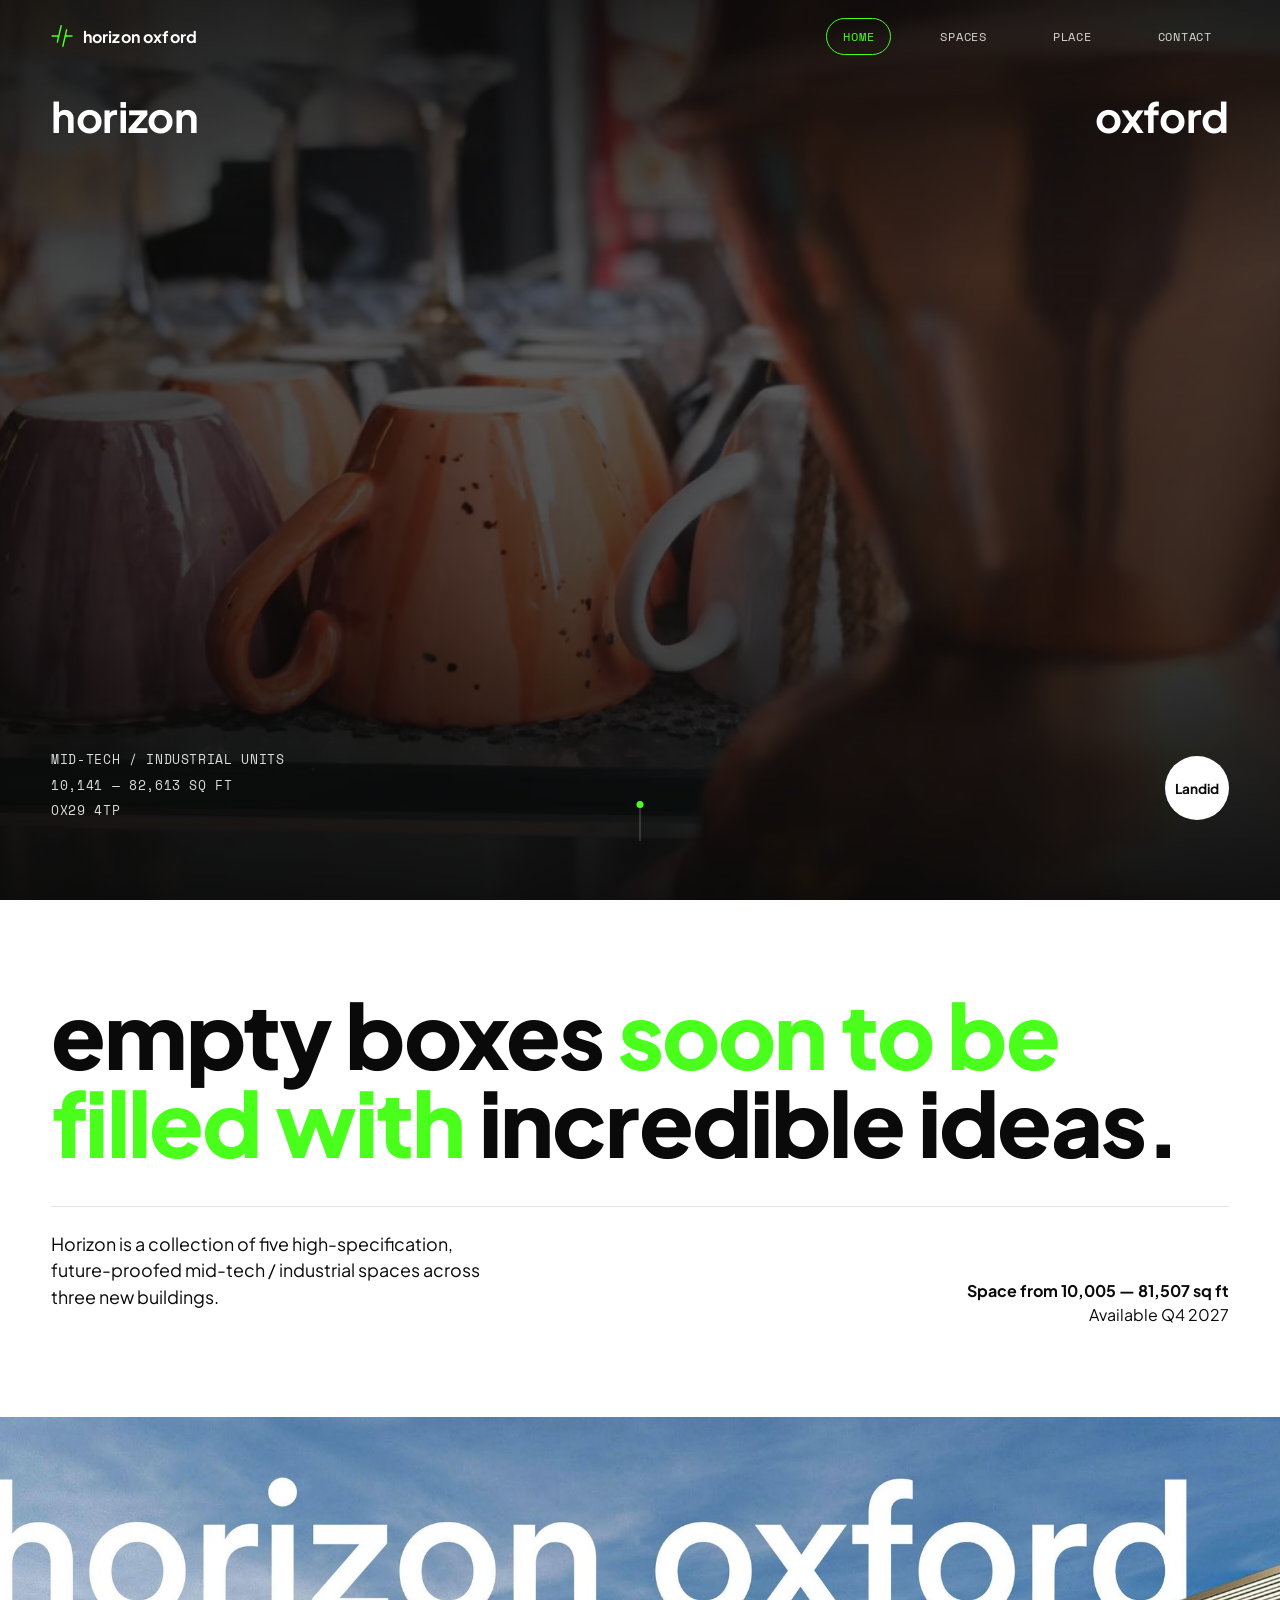
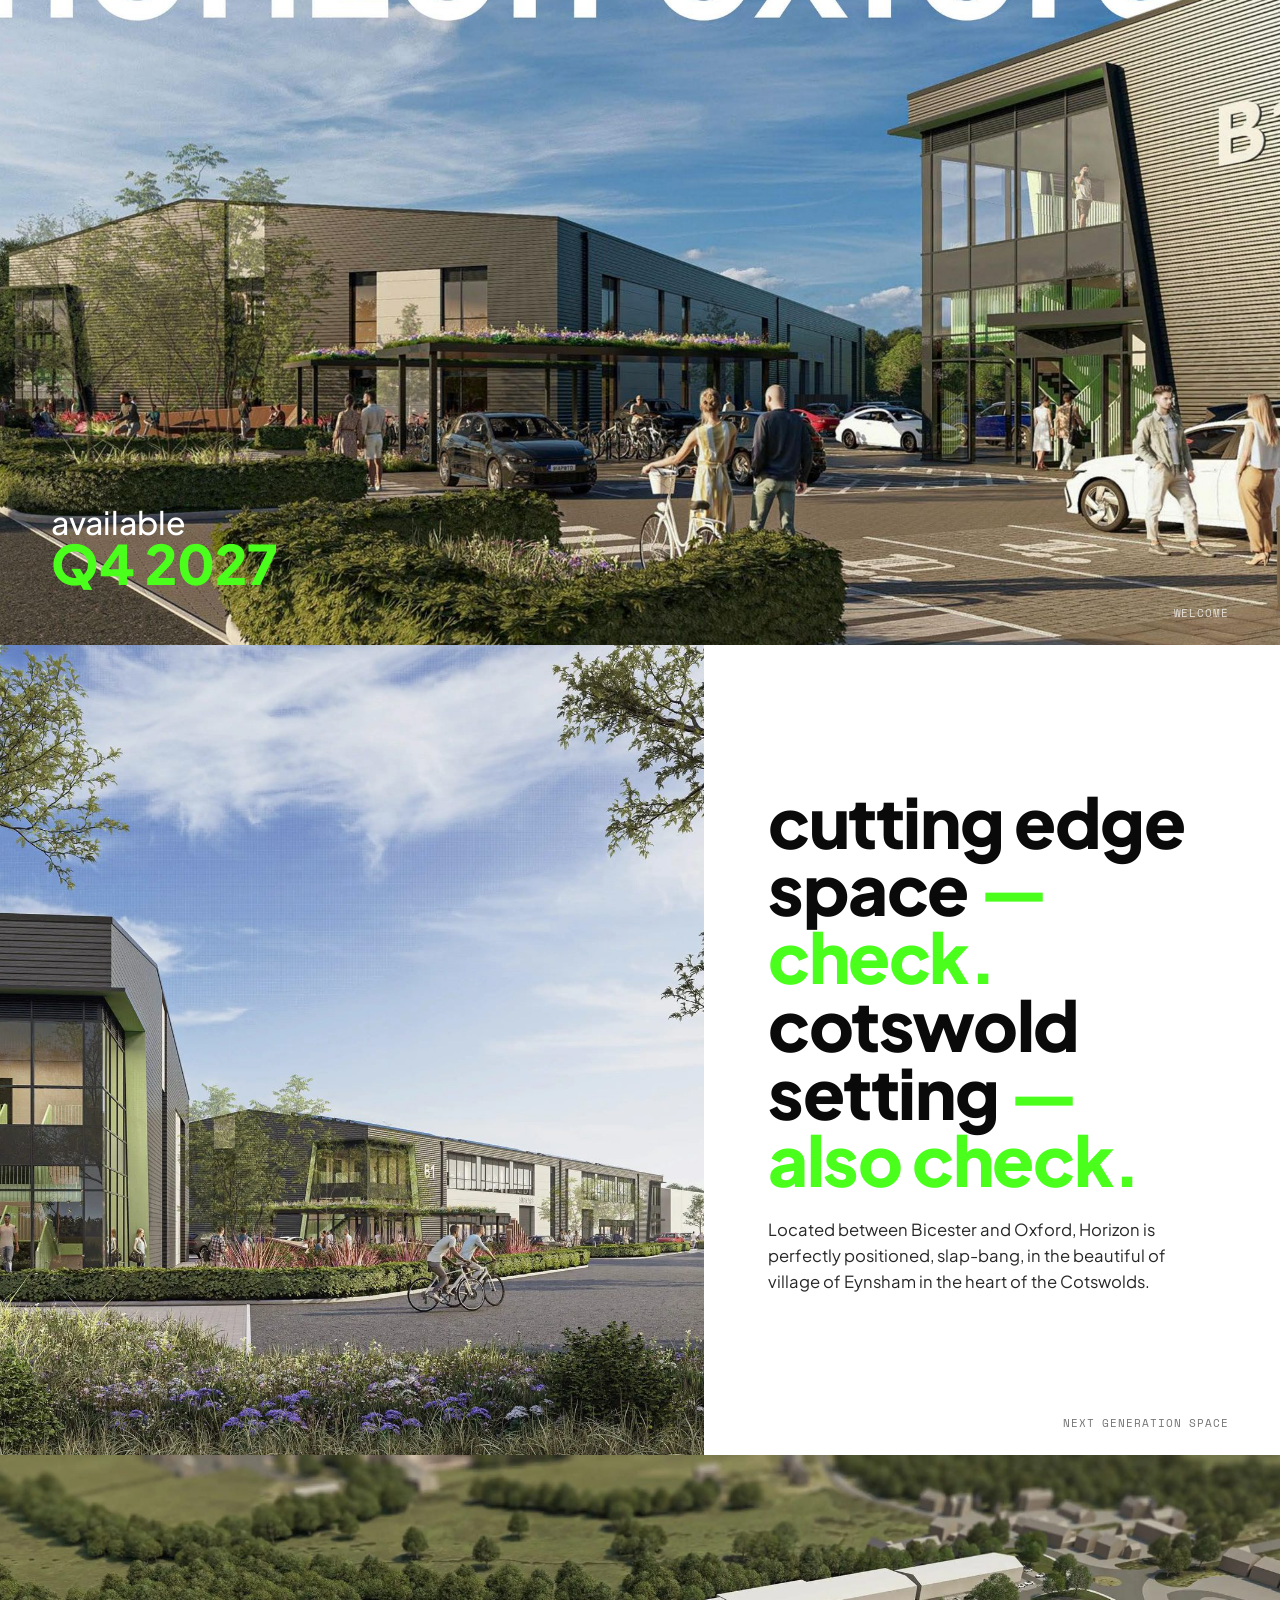
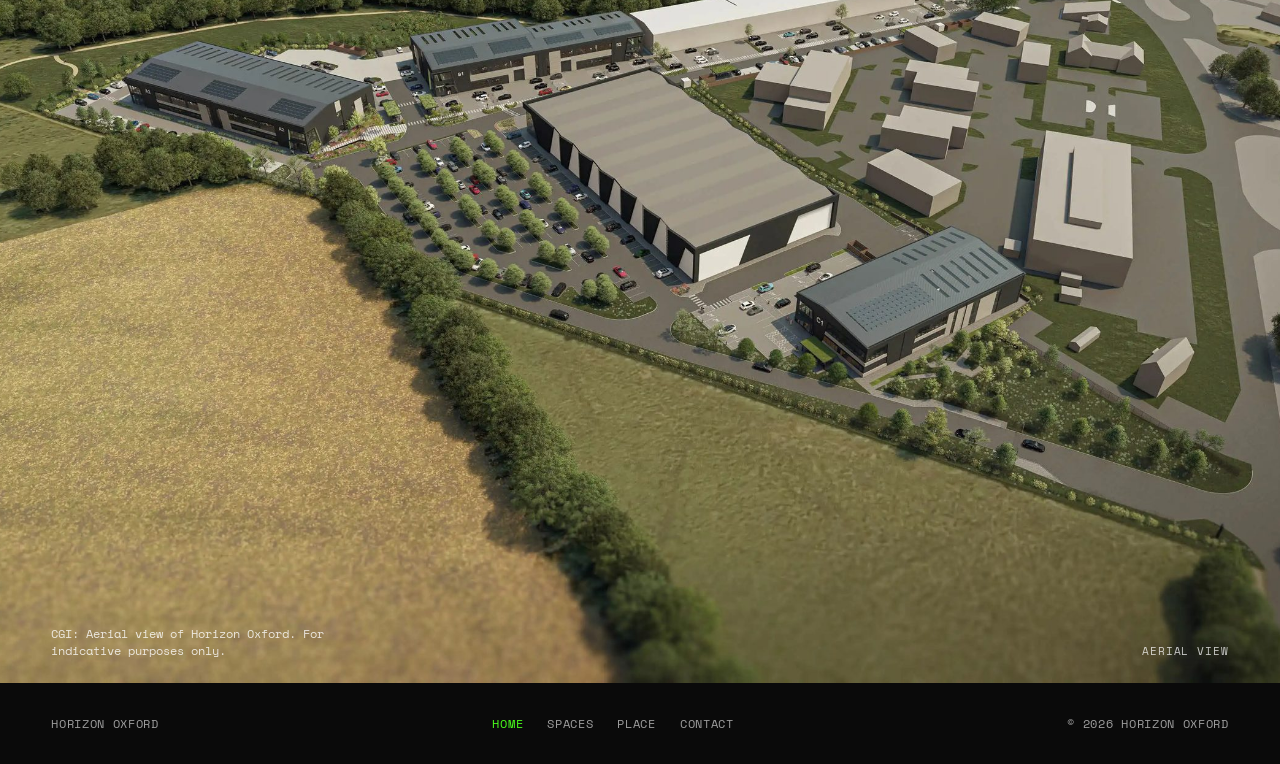
<file: index.html>
<!DOCTYPE html>
<html lang="en">
<head>
<meta charset="UTF-8">
<meta name="viewport" content="width=device-width, initial-scale=1.0">
<title>Horizon Oxford — Mid-Tech / Industrial Units, Eynsham</title>
<meta name="description" content="Horizon Oxford: five high-specification, future-proofed mid-tech / industrial spaces across three new buildings in Eynsham, Oxfordshire. 10,141 — 82,613 sq ft. Available Q4 2027.">
<link rel="icon" href="data:image/svg+xml,<svg xmlns=%22http://www.w3.org/2000/svg%22 viewBox=%220 0 100 100%22><rect width=%22100%22 height=%22100%22 fill=%22%230a0a0a%22/><path fill=%22%234AFF1C%22 d=%22M 98.317 50.564 L 98.301 50.625 C 97.957 52.116 96.634 53.173 95.100 53.173 L 69.734 53.173 C 68.205 53.173 66.876 54.232 66.532 55.722 L 57.039 97.169 C 56.694 98.660 55.371 99.718 53.837 99.718 L 53.760 99.718 C 51.652 99.718 50.090 97.756 50.560 95.702 L 67.688 21.042 C 68.031 19.552 69.355 18.494 70.888 18.494 C 72.992 18.494 74.556 20.448 74.088 22.502 L 69.544 42.533 C 69.078 44.587 70.642 46.540 72.745 46.540 L 95.112 46.540 C 97.221 46.540 98.783 48.501 98.313 50.555 Z M 42.904 2.548 L 33.409 43.996 C 33.069 45.487 31.741 46.544 30.209 46.544 L 4.841 46.544 C 3.312 46.544 1.984 47.602 1.641 49.093 L 1.626 49.155 C 1.154 51.209 2.718 53.170 4.826 53.170 L 27.193 53.170 C 29.297 53.170 30.861 55.124 30.393 57.178 L 25.850 77.208 C 25.383 79.262 26.947 81.216 29.050 81.216 C 30.579 81.216 31.907 80.158 32.251 78.668 L 49.382 4.015 C 49.854 1.962 48.290 0.000 46.181 0.000 L 46.104 0.000 C 44.575 0.000 43.247 1.057 42.904 2.548 Z%22/></svg>">
<link rel="preconnect" href="https://fonts.googleapis.com">
<link rel="preconnect" href="https://fonts.gstatic.com" crossorigin>
<link href="https://fonts.googleapis.com/css2?family=Plus+Jakarta+Sans:ital,wght@0,300;0,400;0,500;0,600;0,700;0,800;1,400&family=Space+Mono:wght@400;700&display=swap" rel="stylesheet">
<link rel="stylesheet" href="css/styles.css">
<noscript><style>
  .spec-grid .spec-item, .occupiers-grid > figure, .kinetic-words .kw { opacity: 1 !important; transform: none !important; }
</style></noscript>
</head>
<body>
<div class="scroll-progress" id="scrollProgress"></div>

<!-- ================= NAV ================= -->
<header class="site-nav" id="siteNav">
  <div class="nav-inner">
    <a href="index.html" class="nav-logo" aria-label="Horizon Oxford home">
      <svg class="mark" viewBox="0 0 100 100" aria-hidden="true">
        <path fill="currentColor" d="M 98.317 50.564 L 98.301 50.625 C 97.957 52.116 96.634 53.173 95.100 53.173 L 69.734 53.173 C 68.205 53.173 66.876 54.232 66.532 55.722 L 57.039 97.169 C 56.694 98.660 55.371 99.718 53.837 99.718 L 53.760 99.718 C 51.652 99.718 50.090 97.756 50.560 95.702 L 67.688 21.042 C 68.031 19.552 69.355 18.494 70.888 18.494 C 72.992 18.494 74.556 20.448 74.088 22.502 L 69.544 42.533 C 69.078 44.587 70.642 46.540 72.745 46.540 L 95.112 46.540 C 97.221 46.540 98.783 48.501 98.313 50.555 Z"/>
        <path fill="currentColor" d="M 42.904 2.548 L 33.409 43.996 C 33.069 45.487 31.741 46.544 30.209 46.544 L 4.841 46.544 C 3.312 46.544 1.984 47.602 1.641 49.093 L 1.626 49.155 C 1.154 51.209 2.718 53.170 4.826 53.170 L 27.193 53.170 C 29.297 53.170 30.861 55.124 30.393 57.178 L 25.850 77.208 C 25.383 79.262 26.947 81.216 29.050 81.216 C 30.579 81.216 31.907 80.158 32.251 78.668 L 49.382 4.015 C 49.854 1.962 48.290 0.000 46.181 0.000 L 46.104 0.000 C 44.575 0.000 43.247 1.057 42.904 2.548 Z"/>
      </svg>
      <span class="wordmark">horizon <strong>oxford</strong></span>
    </a>
    <nav class="nav-links" id="navLinks">
      <a href="index.html" aria-current="page">Home</a>
      <a href="spaces.html">Spaces</a>
      <a href="place.html">Place</a>
      <a href="contact.html" class="magnetic">Contact</a>
    </nav>
    <button class="nav-toggle" id="navToggle" aria-label="Toggle menu" aria-expanded="false">
      <span></span><span></span><span></span>
    </button>
  </div>
</header>

<main id="top">

<!-- ================= COVER ================= -->
<section class="section cover spotlight-zone" id="cover">
  <video class="cover-video" autoplay muted loop playsinline preload="auto" poster="assets/video/hero-loop-poster.jpg" aria-hidden="true">
    <source src="assets/video/hero-loop.webm" type="video/webm">
    <source src="assets/video/hero-loop.mp4" type="video/mp4">
  </video>
  <div class="cover-scrim" aria-hidden="true"></div>
  <div class="cover-top reveal-fade">
    <span class="wordmark-lg">horizon</span>
    <span class="wordmark-lg">oxford</span>
  </div>
  <div class="cover-mark" aria-hidden="true">
    <svg viewBox="0 0 100 100">
      <path class="mark-tick mark-tick-l" fill="#4AFF1C" d="M 42.904 2.548 L 33.409 43.996 C 33.069 45.487 31.741 46.544 30.209 46.544 L 4.841 46.544 C 3.312 46.544 1.984 47.602 1.641 49.093 L 1.626 49.155 C 1.154 51.209 2.718 53.170 4.826 53.170 L 27.193 53.170 C 29.297 53.170 30.861 55.124 30.393 57.178 L 25.850 77.208 C 25.383 79.262 26.947 81.216 29.050 81.216 C 30.579 81.216 31.907 80.158 32.251 78.668 L 49.382 4.015 C 49.854 1.962 48.290 0.000 46.181 0.000 L 46.104 0.000 C 44.575 0.000 43.247 1.057 42.904 2.548 Z"/>
      <path class="mark-tick mark-tick-r" fill="#4AFF1C" d="M 98.317 50.564 L 98.301 50.625 C 97.957 52.116 96.634 53.173 95.100 53.173 L 69.734 53.173 C 68.205 53.173 66.876 54.232 66.532 55.722 L 57.039 97.169 C 56.694 98.660 55.371 99.718 53.837 99.718 L 53.760 99.718 C 51.652 99.718 50.090 97.756 50.560 95.702 L 67.688 21.042 C 68.031 19.552 69.355 18.494 70.888 18.494 C 72.992 18.494 74.556 20.448 74.088 22.502 L 69.544 42.533 C 69.078 44.587 70.642 46.540 72.745 46.540 L 95.112 46.540 C 97.221 46.540 98.783 48.501 98.313 50.555 Z"/>
    </svg>
  </div>
  <div class="cover-bottom reveal-fade">
    <div class="cover-meta">
      <span class="tag">Mid-Tech / Industrial Units</span>
      <span class="tag">10,141 — 82,613 SQ FT</span>
      <span class="tag">OX29 4TP</span>
    </div>
    <a class="badge-landid magnetic" href="https://landid.co.uk" target="_blank" rel="noopener">Landid</a>
  </div>
  <a class="scroll-cue" href="#overview" aria-label="Scroll to content"><span></span></a>
</section>

<!-- ================= INTRO ================= -->
<section class="section intro" id="overview">
  <div class="wrap">
    <h1 class="display kinetic-words"><span class="kw" style="--i:0">empty</span> <span class="kw" style="--i:1">boxes</span> <span class="accent"><span class="kw" style="--i:2">soon</span> <span class="kw" style="--i:3">to</span> <span class="kw" style="--i:4">be</span> <span class="kw" style="--i:5">filled</span></span> <span class="accent"><span class="kw" style="--i:6">with</span></span> <span class="kw" style="--i:7">incredible</span> <span class="kw" style="--i:8">ideas.</span></h1>
    <div class="intro-foot">
      <p class="lede">Horizon is a collection of five high-specification, future-proofed mid-tech / industrial spaces across three new buildings.</p>
      <p class="stat-line"><strong>Space from <span class="count-up" data-value="10141">10,141</span> — <span class="count-up" data-value="82613">82,613</span> sq ft</strong><br>Available Q4 2027</p>
    </div>
  </div>
</section>

<!-- ================= WELCOME HERO (+ availability CTA) ================= -->
<section class="section hero-photo" style="background-image:url('assets/images/hero-welcome.jpg')">
  <h2 class="sr-only">Welcome to Horizon Oxford — available Q4 2027</h2>
  <div class="welcome-cta">
    <span class="top-word">available</span>
    <span class="bottom-word">Q4 2027</span>
  </div>
  <span class="page-tag">Welcome</span>
</section>

<!-- ================= NEXT GEN SPACE ================= -->
<section class="section split-panel">
  <div class="split-media">
    <img src="assets/images/photo-nextgen.jpg" alt="CGI of Horizon Oxford's next-generation mid-tech buildings with cyclists passing by">
  </div>
  <div class="split-copy">
    <h2 class="display md">cutting edge space <span class="accent">— check.</span><br>cotswold setting <span class="accent">— also check.</span></h2>
    <p class="body-copy">Located between Bicester and Oxford, Horizon is perfectly positioned, slap-bang, in the beautiful of village of Eynsham in the heart of the Cotswolds.</p>
  </div>
  <span class="page-tag dark">Next Generation Space</span>
</section>

<!-- ================= AERIAL VIEW ================= -->
<section class="section hero-photo" style="background-image:url('assets/images/hero-aerial.jpg')">
  <h2 class="sr-only">Aerial view of Horizon Oxford</h2>
  <p class="caption">CGI: Aerial view of Horizon Oxford. For indicative purposes only.</p>
  <span class="page-tag">Aerial View</span>
</section>

</main>

<footer class="mini-footer">
  <div class="wrap mini-footer-inner">
    <span>Horizon Oxford</span>
    <nav class="mini-footer-links">
      <a href="index.html" aria-current="page">Home</a>
      <a href="spaces.html">Spaces</a>
      <a href="place.html">Place</a>
      <a href="contact.html">Contact</a>
    </nav>
    <span>© 2026 Horizon Oxford</span>
  </div>
</footer>

<script src="js/main.js"></script>
<script src="js/effects.js"></script>
</body>
</html>
</file>
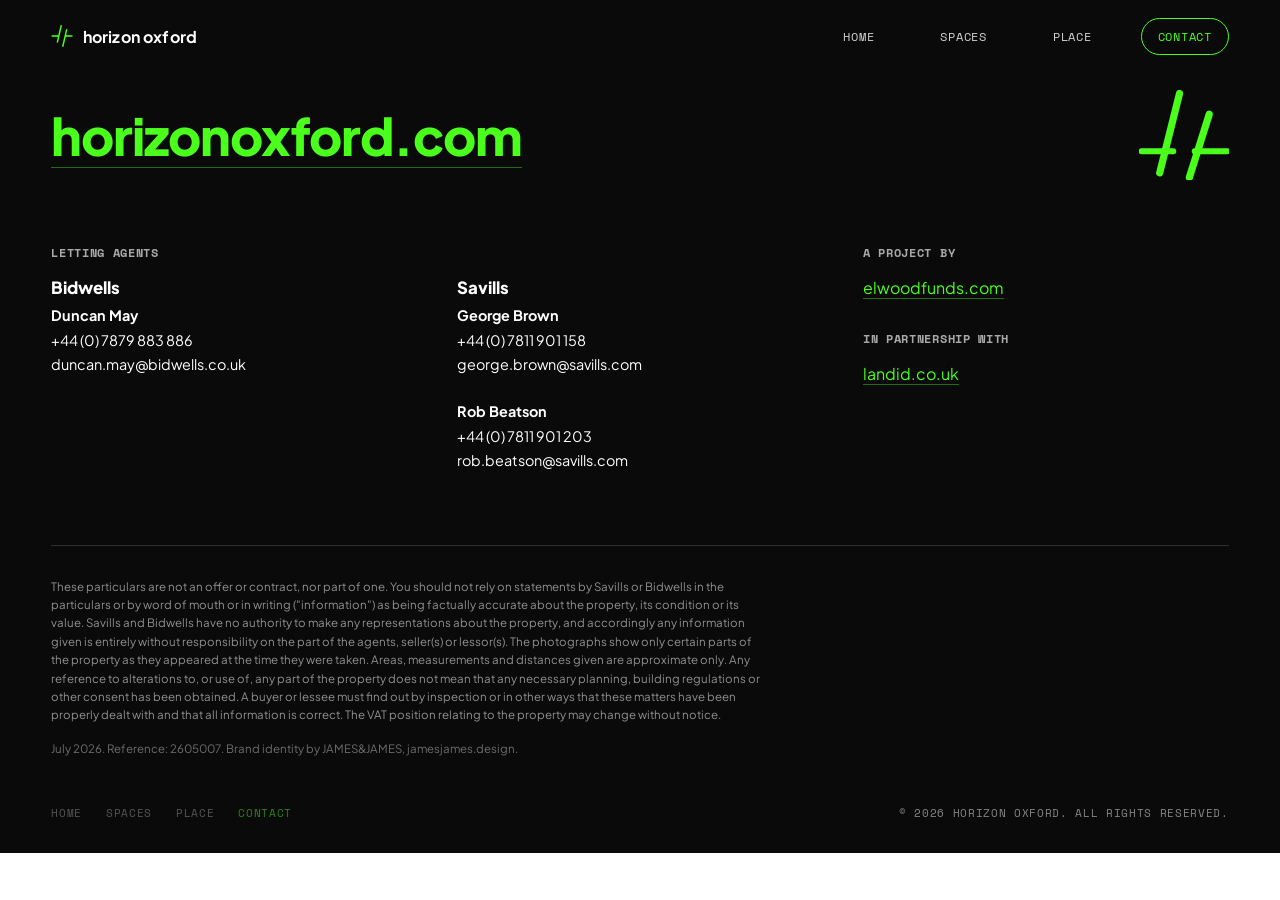
<file: contact.html>
<!DOCTYPE html>
<html lang="en">
<head>
<meta charset="UTF-8">
<meta name="viewport" content="width=device-width, initial-scale=1.0">
<title>Contact — Horizon Oxford</title>
<meta name="description" content="Contact the letting agents for Horizon Oxford: Bidwells and Savills. A project by Elwood Funds, in partnership with Landid.">
<link rel="icon" href="data:image/svg+xml,<svg xmlns=%22http://www.w3.org/2000/svg%22 viewBox=%220 0 100 100%22><rect width=%22100%22 height=%22100%22 fill=%22%230a0a0a%22/><path fill=%22%234AFF1C%22 d=%22M 98.317 50.564 L 98.301 50.625 C 97.957 52.116 96.634 53.173 95.100 53.173 L 69.734 53.173 C 68.205 53.173 66.876 54.232 66.532 55.722 L 57.039 97.169 C 56.694 98.660 55.371 99.718 53.837 99.718 L 53.760 99.718 C 51.652 99.718 50.090 97.756 50.560 95.702 L 67.688 21.042 C 68.031 19.552 69.355 18.494 70.888 18.494 C 72.992 18.494 74.556 20.448 74.088 22.502 L 69.544 42.533 C 69.078 44.587 70.642 46.540 72.745 46.540 L 95.112 46.540 C 97.221 46.540 98.783 48.501 98.313 50.555 Z M 42.904 2.548 L 33.409 43.996 C 33.069 45.487 31.741 46.544 30.209 46.544 L 4.841 46.544 C 3.312 46.544 1.984 47.602 1.641 49.093 L 1.626 49.155 C 1.154 51.209 2.718 53.170 4.826 53.170 L 27.193 53.170 C 29.297 53.170 30.861 55.124 30.393 57.178 L 25.850 77.208 C 25.383 79.262 26.947 81.216 29.050 81.216 C 30.579 81.216 31.907 80.158 32.251 78.668 L 49.382 4.015 C 49.854 1.962 48.290 0.000 46.181 0.000 L 46.104 0.000 C 44.575 0.000 43.247 1.057 42.904 2.548 Z%22/></svg>">
<link rel="preconnect" href="https://fonts.googleapis.com">
<link rel="preconnect" href="https://fonts.gstatic.com" crossorigin>
<link href="https://fonts.googleapis.com/css2?family=Plus+Jakarta+Sans:ital,wght@0,300;0,400;0,500;0,600;0,700;0,800;1,400&family=Space+Mono:wght@400;700&display=swap" rel="stylesheet">
<link rel="stylesheet" href="css/styles.css">
<noscript><style>
  .spec-grid .spec-item, .occupiers-grid > figure, .kinetic-words .kw { opacity: 1 !important; transform: none !important; }
</style></noscript>
</head>
<body>
<div class="scroll-progress" id="scrollProgress"></div>

<!-- ================= NAV ================= -->
<header class="site-nav" id="siteNav">
  <div class="nav-inner">
    <a href="index.html" class="nav-logo" aria-label="Horizon Oxford home">
      <svg class="mark" viewBox="0 0 100 100" aria-hidden="true">
        <path fill="currentColor" d="M 98.317 50.564 L 98.301 50.625 C 97.957 52.116 96.634 53.173 95.100 53.173 L 69.734 53.173 C 68.205 53.173 66.876 54.232 66.532 55.722 L 57.039 97.169 C 56.694 98.660 55.371 99.718 53.837 99.718 L 53.760 99.718 C 51.652 99.718 50.090 97.756 50.560 95.702 L 67.688 21.042 C 68.031 19.552 69.355 18.494 70.888 18.494 C 72.992 18.494 74.556 20.448 74.088 22.502 L 69.544 42.533 C 69.078 44.587 70.642 46.540 72.745 46.540 L 95.112 46.540 C 97.221 46.540 98.783 48.501 98.313 50.555 Z"/>
        <path fill="currentColor" d="M 42.904 2.548 L 33.409 43.996 C 33.069 45.487 31.741 46.544 30.209 46.544 L 4.841 46.544 C 3.312 46.544 1.984 47.602 1.641 49.093 L 1.626 49.155 C 1.154 51.209 2.718 53.170 4.826 53.170 L 27.193 53.170 C 29.297 53.170 30.861 55.124 30.393 57.178 L 25.850 77.208 C 25.383 79.262 26.947 81.216 29.050 81.216 C 30.579 81.216 31.907 80.158 32.251 78.668 L 49.382 4.015 C 49.854 1.962 48.290 0.000 46.181 0.000 L 46.104 0.000 C 44.575 0.000 43.247 1.057 42.904 2.548 Z"/>
      </svg>
      <span class="wordmark">horizon <strong>oxford</strong></span>
    </a>
    <nav class="nav-links" id="navLinks">
      <a href="index.html">Home</a>
      <a href="spaces.html">Spaces</a>
      <a href="place.html">Place</a>
      <a href="contact.html" class="magnetic" aria-current="page">Contact</a>
    </nav>
    <button class="nav-toggle" id="navToggle" aria-label="Toggle menu" aria-expanded="false">
      <span></span><span></span><span></span>
    </button>
  </div>
</header>

<main id="top">

<!-- ================= CONTACT / FOOTER ================= -->
<footer class="section contact-footer spotlight-zone" id="contact">
  <div class="wrap">
    <div class="contact-top">
      <div>
        <a href="https://horizonoxford.com" class="display sm text-link">horizonoxford.com</a>
      </div>
      <svg class="mark lg" viewBox="0 0 100 100" aria-hidden="true">
        <path d="M45,4 L23,92 M78,27 L56,97" stroke="#4AFF1C" stroke-width="8" stroke-linecap="round" fill="none"/>
        <path d="M3,68 L38,68 M62,68 L98,68" stroke="#4AFF1C" stroke-width="6.8" stroke-linecap="round" fill="none"/>
      </svg>
    </div>

    <div class="contact-grid">
      <div>
        <h3 class="small-label">Letting agents</h3>
        <div class="agent-card">
          <p class="agent-firm">Bidwells</p>
          <p class="agent-name">Duncan May</p>
          <p><a href="tel:+447879883886">+44 (0) 7879 883 886</a></p>
          <p><a href="mailto:duncan.may@bidwells.co.uk">duncan.may@bidwells.co.uk</a></p>
        </div>
      </div>
      <div>
        <h3 class="small-label">&nbsp;</h3>
        <div class="agent-card">
          <p class="agent-firm">Savills</p>
          <p class="agent-name">George Brown</p>
          <p><a href="tel:+447811901158">+44 (0) 7811 901 158</a></p>
          <p><a href="mailto:george.brown@savills.com">george.brown@savills.com</a></p>
        </div>
        <div class="agent-card">
          <p class="agent-name">Rob Beatson</p>
          <p><a href="tel:+447811901203">+44 (0) 7811 901 203</a></p>
          <p><a href="mailto:rob.beatson@savills.com">rob.beatson@savills.com</a></p>
        </div>
      </div>
      <div>
        <h3 class="small-label">A project by</h3>
        <p><a href="https://elwoodfunds.com" class="text-link" target="_blank" rel="noopener">elwoodfunds.com</a></p>
        <h3 class="small-label" style="margin-top:2rem">In partnership with</h3>
        <p><a href="https://landid.co.uk" class="text-link" target="_blank" rel="noopener">landid.co.uk</a></p>
      </div>
    </div>

    <p class="legal">These particulars are not an offer or contract, nor part of one. You should not rely on statements by Savills or Bidwells in the particulars or by word of mouth or in writing ("information") as being factually accurate about the property, its condition or its value. Savills and Bidwells have no authority to make any representations about the property, and accordingly any information given is entirely without responsibility on the part of the agents, seller(s) or lessor(s). The photographs show only certain parts of the property as they appeared at the time they were taken. Areas, measurements and distances given are approximate only. Any reference to alterations to, or use of, any part of the property does not mean that any necessary planning, building regulations or other consent has been obtained. A buyer or lessee must find out by inspection or in other ways that these matters have been properly dealt with and that all information is correct. The VAT position relating to the property may change without notice.</p>
    <p class="legal-ref">July 2026. Reference: 2605007. Brand identity by JAMES&amp;JAMES, jamesjames.design.</p>

    <div class="footer-bottom">
      <nav class="mini-footer-links">
        <a href="index.html">Home</a>
        <a href="spaces.html">Spaces</a>
        <a href="place.html">Place</a>
        <a href="contact.html" aria-current="page">Contact</a>
      </nav>
      <span>© 2026 Horizon Oxford. All rights reserved.</span>
    </div>
  </div>
</footer>

</main>

<script src="js/main.js"></script>
<script src="js/effects.js"></script>
</body>
</html>
</file>
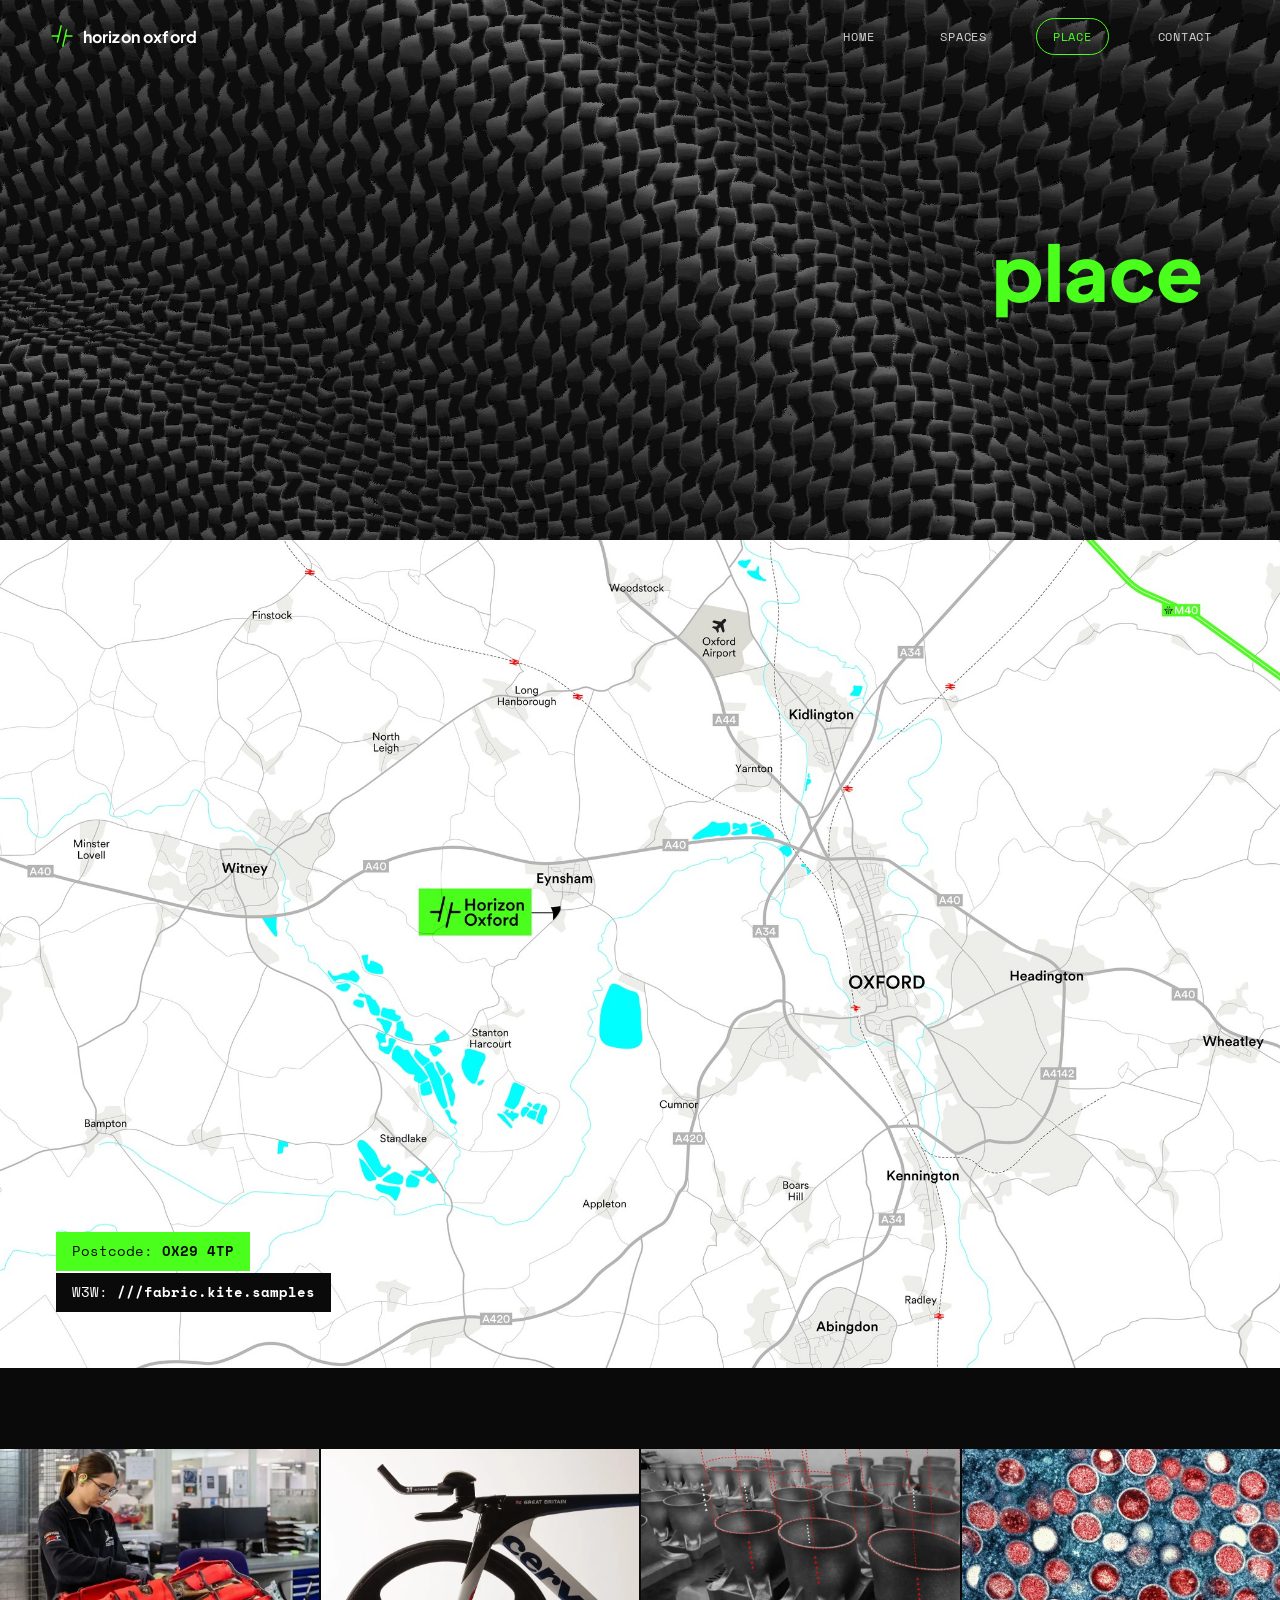
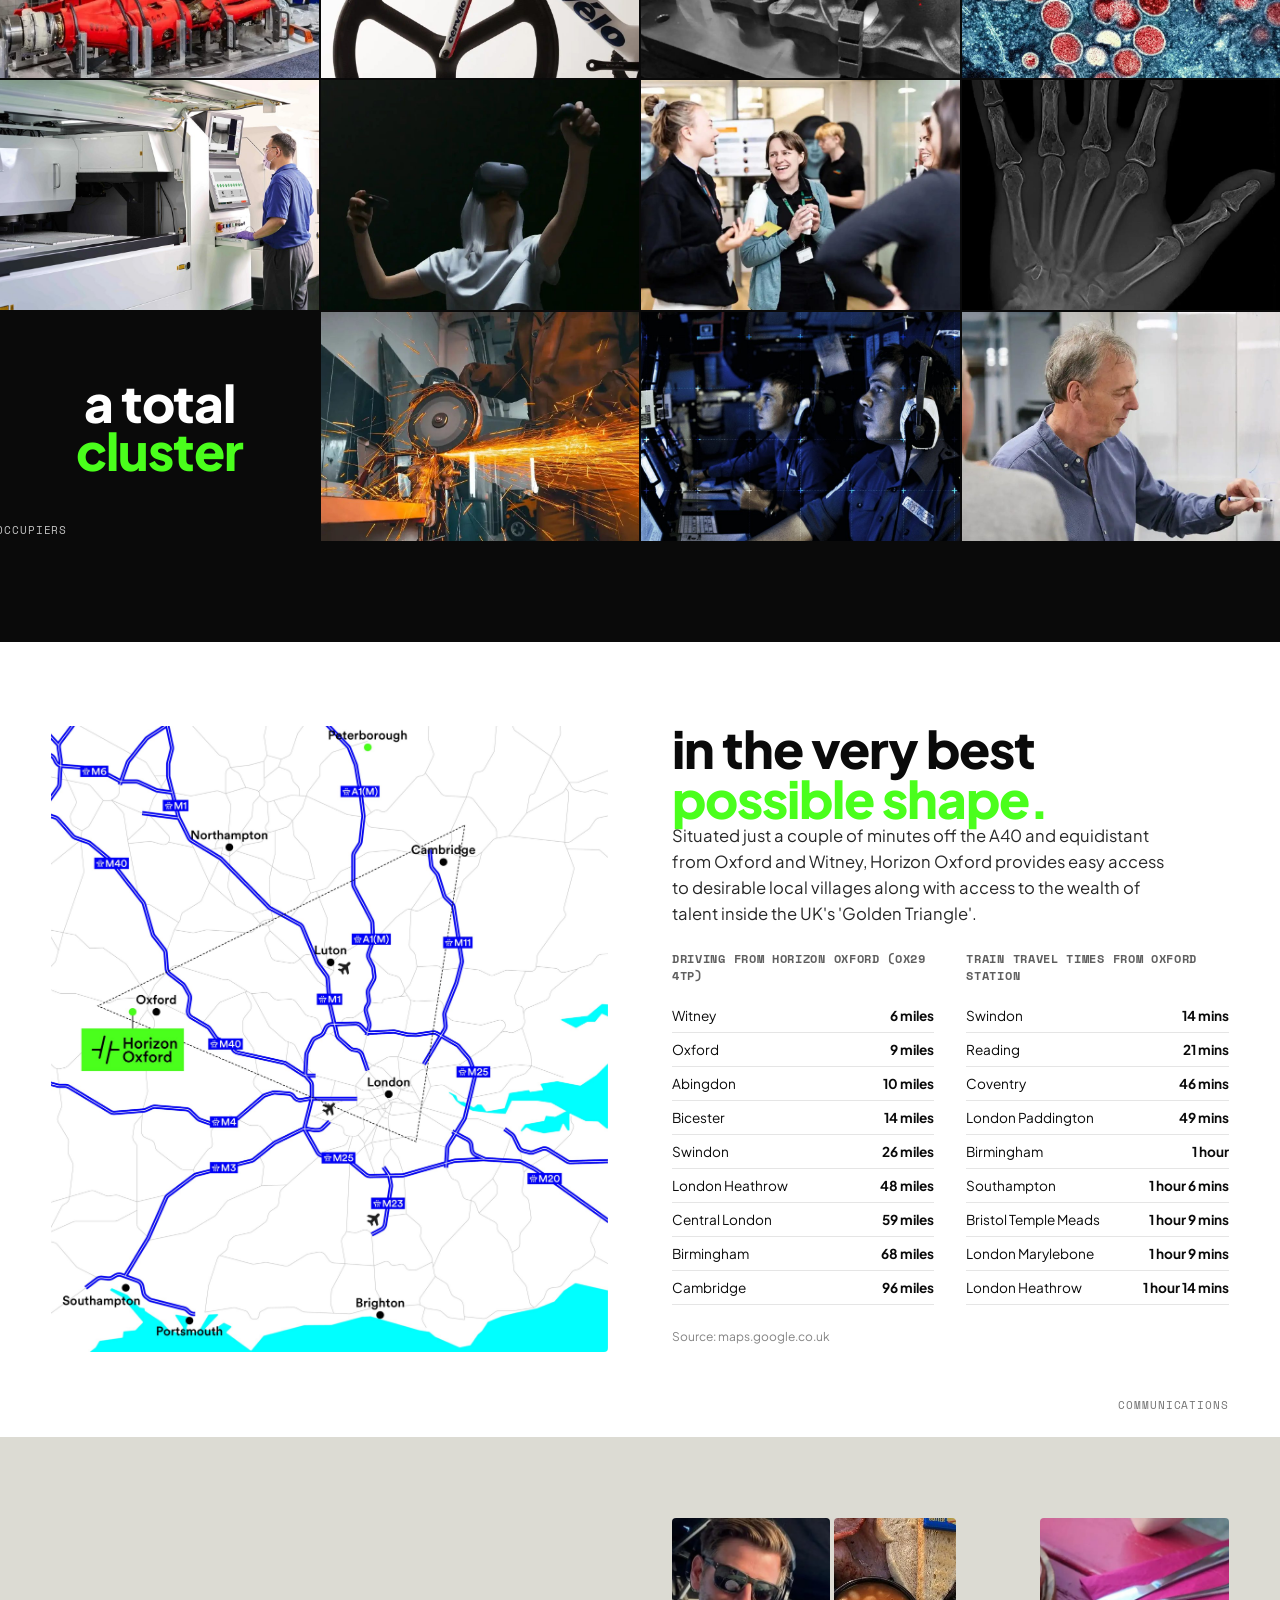
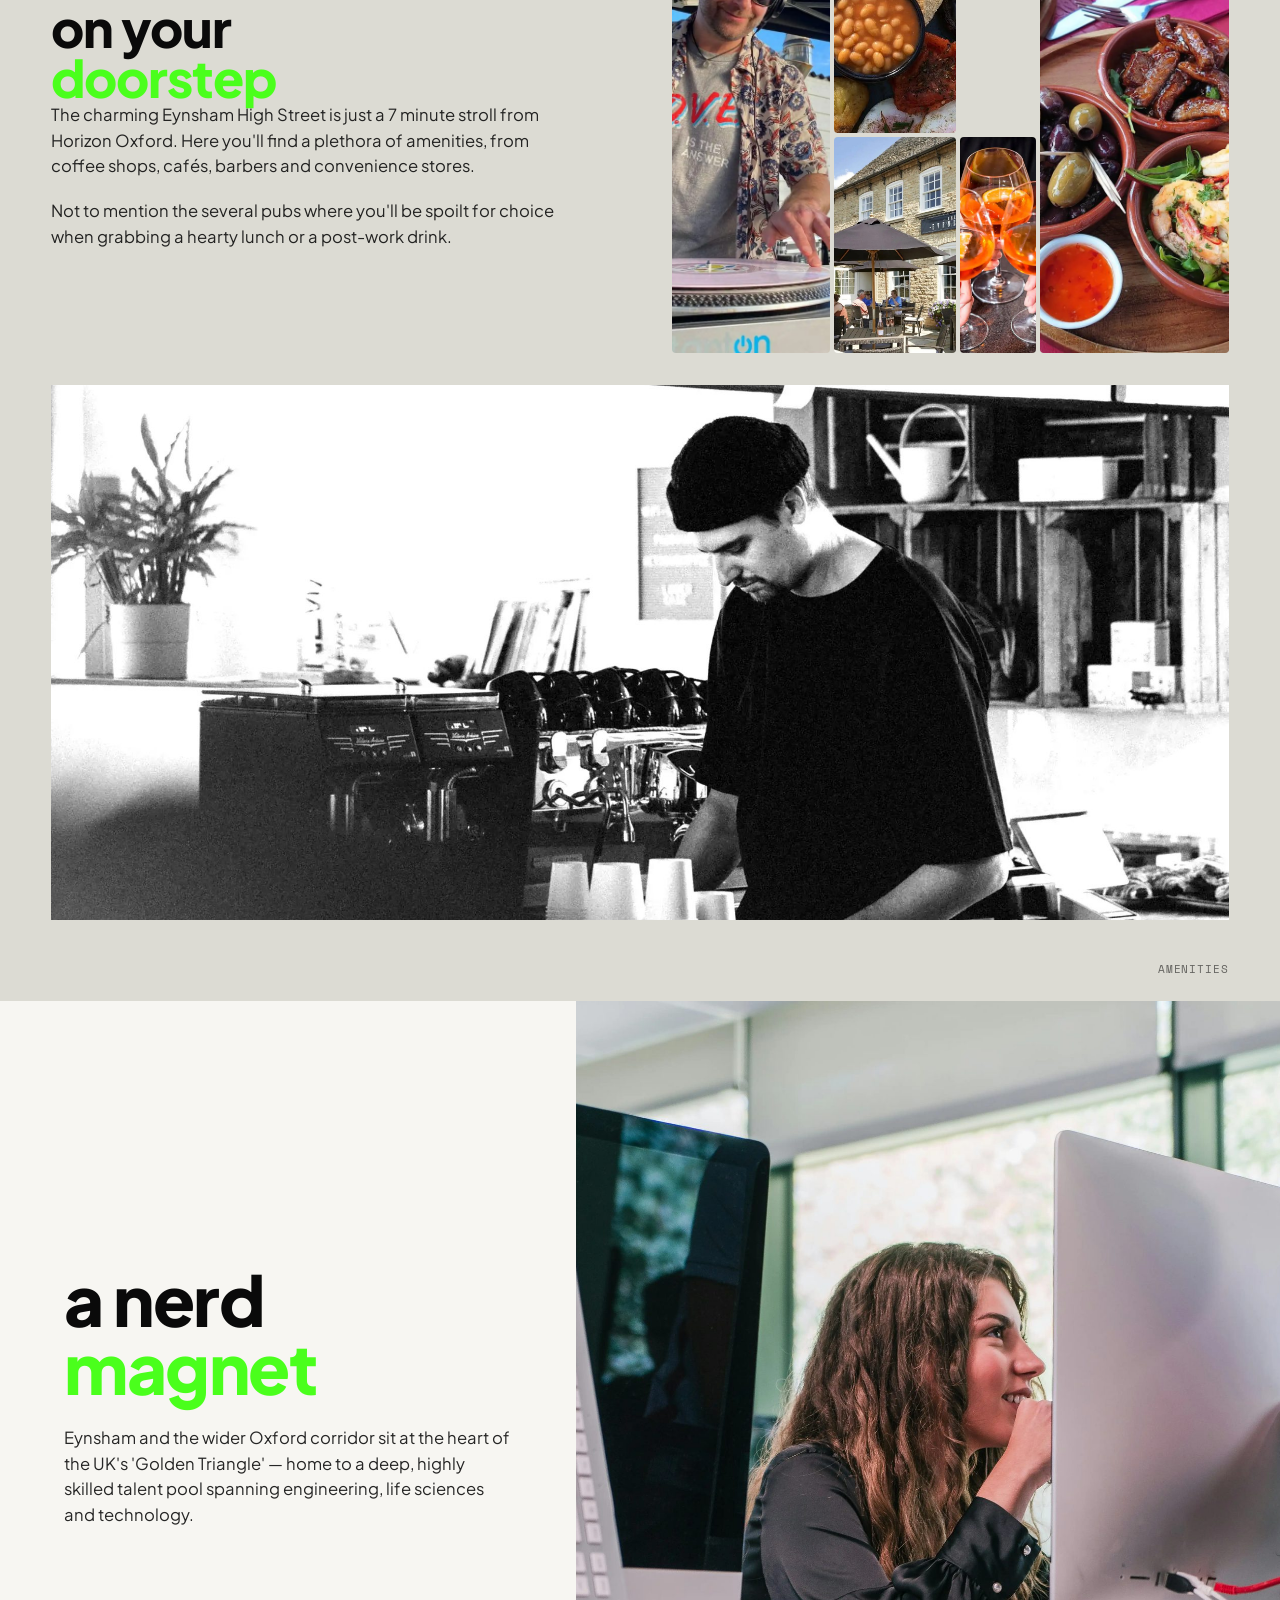
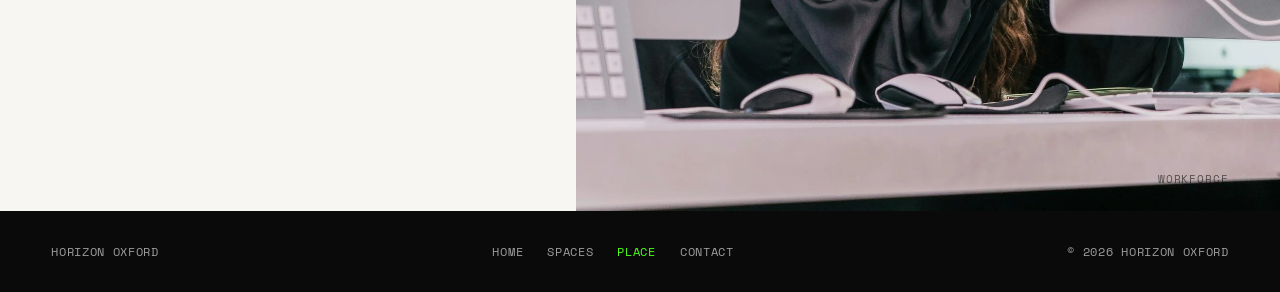
<file: place.html>
<!DOCTYPE html>
<html lang="en">
<head>
<meta charset="UTF-8">
<meta name="viewport" content="width=device-width, initial-scale=1.0">
<title>Place — Horizon Oxford</title>
<meta name="description" content="Eynsham and the Oxford corridor: location, local occupiers, communications, amenities and workforce around Horizon Oxford.">
<link rel="icon" href="data:image/svg+xml,<svg xmlns=%22http://www.w3.org/2000/svg%22 viewBox=%220 0 100 100%22><rect width=%22100%22 height=%22100%22 fill=%22%230a0a0a%22/><path fill=%22%234AFF1C%22 d=%22M 98.317 50.564 L 98.301 50.625 C 97.957 52.116 96.634 53.173 95.100 53.173 L 69.734 53.173 C 68.205 53.173 66.876 54.232 66.532 55.722 L 57.039 97.169 C 56.694 98.660 55.371 99.718 53.837 99.718 L 53.760 99.718 C 51.652 99.718 50.090 97.756 50.560 95.702 L 67.688 21.042 C 68.031 19.552 69.355 18.494 70.888 18.494 C 72.992 18.494 74.556 20.448 74.088 22.502 L 69.544 42.533 C 69.078 44.587 70.642 46.540 72.745 46.540 L 95.112 46.540 C 97.221 46.540 98.783 48.501 98.313 50.555 Z M 42.904 2.548 L 33.409 43.996 C 33.069 45.487 31.741 46.544 30.209 46.544 L 4.841 46.544 C 3.312 46.544 1.984 47.602 1.641 49.093 L 1.626 49.155 C 1.154 51.209 2.718 53.170 4.826 53.170 L 27.193 53.170 C 29.297 53.170 30.861 55.124 30.393 57.178 L 25.850 77.208 C 25.383 79.262 26.947 81.216 29.050 81.216 C 30.579 81.216 31.907 80.158 32.251 78.668 L 49.382 4.015 C 49.854 1.962 48.290 0.000 46.181 0.000 L 46.104 0.000 C 44.575 0.000 43.247 1.057 42.904 2.548 Z%22/></svg>">
<link rel="preconnect" href="https://fonts.googleapis.com">
<link rel="preconnect" href="https://fonts.gstatic.com" crossorigin>
<link href="https://fonts.googleapis.com/css2?family=Plus+Jakarta+Sans:ital,wght@0,300;0,400;0,500;0,600;0,700;0,800;1,400&family=Space+Mono:wght@400;700&display=swap" rel="stylesheet">
<link rel="stylesheet" href="css/styles.css">
<noscript><style>
  .spec-grid .spec-item, .occupiers-grid > figure, .kinetic-words .kw { opacity: 1 !important; transform: none !important; }
</style></noscript>
</head>
<body>
<div class="scroll-progress" id="scrollProgress"></div>

<!-- ================= NAV ================= -->
<header class="site-nav" id="siteNav">
  <div class="nav-inner">
    <a href="index.html" class="nav-logo" aria-label="Horizon Oxford home">
      <svg class="mark" viewBox="0 0 100 100" aria-hidden="true">
        <path fill="currentColor" d="M 98.317 50.564 L 98.301 50.625 C 97.957 52.116 96.634 53.173 95.100 53.173 L 69.734 53.173 C 68.205 53.173 66.876 54.232 66.532 55.722 L 57.039 97.169 C 56.694 98.660 55.371 99.718 53.837 99.718 L 53.760 99.718 C 51.652 99.718 50.090 97.756 50.560 95.702 L 67.688 21.042 C 68.031 19.552 69.355 18.494 70.888 18.494 C 72.992 18.494 74.556 20.448 74.088 22.502 L 69.544 42.533 C 69.078 44.587 70.642 46.540 72.745 46.540 L 95.112 46.540 C 97.221 46.540 98.783 48.501 98.313 50.555 Z"/>
        <path fill="currentColor" d="M 42.904 2.548 L 33.409 43.996 C 33.069 45.487 31.741 46.544 30.209 46.544 L 4.841 46.544 C 3.312 46.544 1.984 47.602 1.641 49.093 L 1.626 49.155 C 1.154 51.209 2.718 53.170 4.826 53.170 L 27.193 53.170 C 29.297 53.170 30.861 55.124 30.393 57.178 L 25.850 77.208 C 25.383 79.262 26.947 81.216 29.050 81.216 C 30.579 81.216 31.907 80.158 32.251 78.668 L 49.382 4.015 C 49.854 1.962 48.290 0.000 46.181 0.000 L 46.104 0.000 C 44.575 0.000 43.247 1.057 42.904 2.548 Z"/>
      </svg>
      <span class="wordmark">horizon <strong>oxford</strong></span>
    </a>
    <nav class="nav-links" id="navLinks">
      <a href="index.html">Home</a>
      <a href="spaces.html">Spaces</a>
      <a href="place.html" aria-current="page">Place</a>
      <a href="contact.html" class="magnetic">Contact</a>
    </nav>
    <button class="nav-toggle" id="navToggle" aria-label="Toggle menu" aria-expanded="false">
      <span></span><span></span><span></span>
    </button>
  </div>
</header>

<main id="top">

<!-- ================= PLACE DIVIDER ================= -->
<section class="section divider">
  <svg width="0" height="0" aria-hidden="true" focusable="false">
    <filter id="flag-ripple" x="-20%" y="-20%" width="140%" height="140%">
      <feTurbulence type="turbulence" numOctaves="2" seed="4" result="turb">
        <animate attributeName="baseFrequency" dur="9s" values="0.008 0.018;0.013 0.026;0.008 0.018" repeatCount="indefinite"/>
      </feTurbulence>
      <feDisplacementMap in="SourceGraphic" in2="turb" scale="16" xChannelSelector="R" yChannelSelector="G"/>
    </filter>
  </svg>
  <div class="divider-bg" style="background-image:url('assets/images/divider-place.jpg')"></div>
  <span class="divider-word">place</span>
</section>

<!-- ================= LOCATION MAP ================= -->
<section class="section hero-photo location-map-section" style="background-image:url('assets/images/location-map.jpg')">
  <h2 class="sr-only">Location map</h2>
  <div class="map-badges">
    <span class="badge-green">Postcode: <strong>OX29 4TP</strong></span>
    <span class="badge-black">W3W: <strong>///fabric.kite.samples</strong></span>
  </div>
  <span class="page-tag">Location Map</span>
</section>

<!-- ================= LOCAL OCCUPIERS ================= -->
<section class="section black-panel occupiers-panel spotlight-zone">
  <div class="occupiers-grid">
    <figure><img src="assets/images/occupier-polar-technology.jpg" alt="Polar Technology" loading="lazy"><figcaption>Polar Technology</figcaption></figure>
    <figure><img src="assets/images/occupier-lentus-composites.jpg" alt="Lentus Composites" loading="lazy"><figcaption>Lentus Composites</figcaption></figure>
    <figure><img src="assets/images/occupier-sst-technology.jpg" alt="SST Technology" loading="lazy"><figcaption>SST Technology</figcaption></figure>
    <figure><img src="assets/images/occupier-proimmune.jpg" alt="ProImmune" loading="lazy"><figcaption>ProImmune</figcaption></figure>
    <figure><img src="assets/images/occupier-msolve.jpg" alt="M-Solve" loading="lazy"><figcaption>M-Solve</figcaption></figure>
    <figure><img src="assets/images/occupier-vr-prooptics.jpg" alt="VR ProOptics" loading="lazy"><figcaption>VR ProOptics</figcaption></figure>
    <figure><img src="assets/images/occupier-siemens-healthineers.jpg" alt="Siemens Healthineers" loading="lazy"><figcaption>Siemens Healthineers</figcaption></figure>
    <figure><img src="assets/images/occupier-adaptix.jpg" alt="Adaptix" loading="lazy"><figcaption>Adaptix</figcaption></figure>
    <figure class="occupiers-headline"><h2 class="display sm">a total<br><span class="accent">cluster</span></h2></figure>
    <figure><img src="assets/images/occupier-emixa.jpg" alt="Emixa" loading="lazy"><figcaption>Emixa</figcaption></figure>
    <figure><img src="assets/images/occupier-mind-foundry.jpg" alt="Mind Foundry" loading="lazy"><figcaption>Mind Foundry</figcaption></figure>
    <figure><img src="assets/images/occupier-genomics.jpg" alt="Genomics" loading="lazy"><figcaption>Genomics</figcaption></figure>
  </div>
  <span class="page-tag">Local Occupiers</span>
</section>

<!-- ================= COMMUNICATIONS ================= -->
<section class="section white-panel">
  <div class="wrap two-col">
    <div class="col-media">
      <img src="assets/images/travel-map.jpg" alt="Map showing Horizon Oxford's location relative to Oxford, London, and the motorway network">
    </div>
    <div class="col-copy">
      <h2 class="display sm">in the very best<br><span class="accent">possible shape.</span></h2>
      <p class="body-copy">Situated just a couple of minutes off the A40 and equidistant from Oxford and Witney, Horizon Oxford provides easy access to desirable local villages along with access to the wealth of talent inside the UK's 'Golden Triangle'.</p>
      <div class="comm-tables">
        <div>
          <h3 class="small-label">Driving from Horizon Oxford (OX29 4TP)</h3>
          <ul class="travel-list">
            <li><span>Witney</span><span><span class="count-up" data-value="6">6</span> miles</span></li>
            <li><span>Oxford</span><span><span class="count-up" data-value="9">9</span> miles</span></li>
            <li><span>Abingdon</span><span><span class="count-up" data-value="10">10</span> miles</span></li>
            <li><span>Bicester</span><span><span class="count-up" data-value="15">15</span> miles</span></li>
            <li><span>Swindon</span><span><span class="count-up" data-value="28">28</span> miles</span></li>
            <li><span>London Heathrow</span><span><span class="count-up" data-value="51">51</span> miles</span></li>
            <li><span>Central London</span><span><span class="count-up" data-value="63">63</span> miles</span></li>
            <li><span>Birmingham</span><span><span class="count-up" data-value="73">73</span> miles</span></li>
            <li><span>Cambridge</span><span><span class="count-up" data-value="103">103</span> miles</span></li>
          </ul>
        </div>
        <div>
          <h3 class="small-label">Train travel times from Oxford Station</h3>
          <ul class="travel-list">
            <li><span>Swindon</span><span>14 mins</span></li>
            <li><span>Reading</span><span>21 mins</span></li>
            <li><span>Coventry</span><span>46 mins</span></li>
            <li><span>London Paddington</span><span>49 mins</span></li>
            <li><span>Birmingham</span><span>1 hour</span></li>
            <li><span>Southampton</span><span>1 hour 6 mins</span></li>
            <li><span>Bristol Temple Meads</span><span>1 hour 9 mins</span></li>
            <li><span>London Marylebone</span><span>1 hour 9 mins</span></li>
            <li><span>London Heathrow</span><span>1 hour 14 mins</span></li>
          </ul>
        </div>
      </div>
      <p class="fine-print">Source: maps.google.co.uk</p>
    </div>
  </div>
  <span class="page-tag dark">Communications</span>
</section>

<!-- ================= AMENITIES ================= -->
<section class="section grey-panel amenities-panel">
  <div class="wrap two-col">
    <div class="col-copy">
      <h2 class="display sm">on your<br><span class="accent">doorstep</span></h2>
      <p class="body-copy">The charming Eynsham High Street is just a 7 minute stroll from Horizon Oxford. Here you'll find a plethora of amenities, from coffee shops, cafés, barbers and convenience stores.</p>
      <p class="body-copy">Not to mention the several pubs where you'll be spoilt for choice when grabbing a hearty lunch or a post-work drink.</p>
    </div>
    <div class="col-media amenities-mosaic">
      <img class="am-1" src="assets/images/amenity-white-hart.jpg" alt="The White Hart" loading="lazy">
      <img class="am-2" src="assets/images/amenity-market-garden.jpg" alt="The Market Garden &amp; Cherry Tree Cafe" loading="lazy">
      <img class="am-3" src="assets/images/amenity-evenlode.jpg" alt="The Evenlode" loading="lazy">
      <img class="am-4" src="assets/images/amenity-cocktails.jpg" alt="Aperitif hour in Eynsham" loading="lazy">
      <img class="am-5" src="assets/images/amenity-red-lion.jpg" alt="The Red Lion" loading="lazy">
    </div>
  </div>
  <div class="amenity-wide">
    <img src="assets/images/amenity-lyall-cafe.jpg" alt="Lyall &amp; Co Café" loading="lazy">
  </div>
  <span class="page-tag dark">Amenities</span>
</section>

<!-- ================= WORKFORCE ================= -->
<section class="section split-panel reverse">
  <div class="split-media">
    <img src="assets/images/photo-workforce.jpg" alt="A person working at a desk with dual monitors in a bright office">
  </div>
  <div class="split-copy dark-copy">
    <h2 class="display md">a nerd <span class="accent">magnet</span></h2>
    <p class="body-copy">Eynsham and the wider Oxford corridor sit at the heart of the UK's 'Golden Triangle' — home to a deep, highly skilled talent pool spanning engineering, life sciences and technology.</p>
  </div>
  <span class="page-tag dark">Workforce</span>
</section>

</main>

<footer class="mini-footer">
  <div class="wrap mini-footer-inner">
    <span>Horizon Oxford</span>
    <nav class="mini-footer-links">
      <a href="index.html">Home</a>
      <a href="spaces.html">Spaces</a>
      <a href="place.html" aria-current="page">Place</a>
      <a href="contact.html">Contact</a>
    </nav>
    <span>© 2026 Horizon Oxford</span>
  </div>
</footer>

<script src="js/main.js"></script>
<script src="js/effects.js"></script>
</body>
</html>
</file>
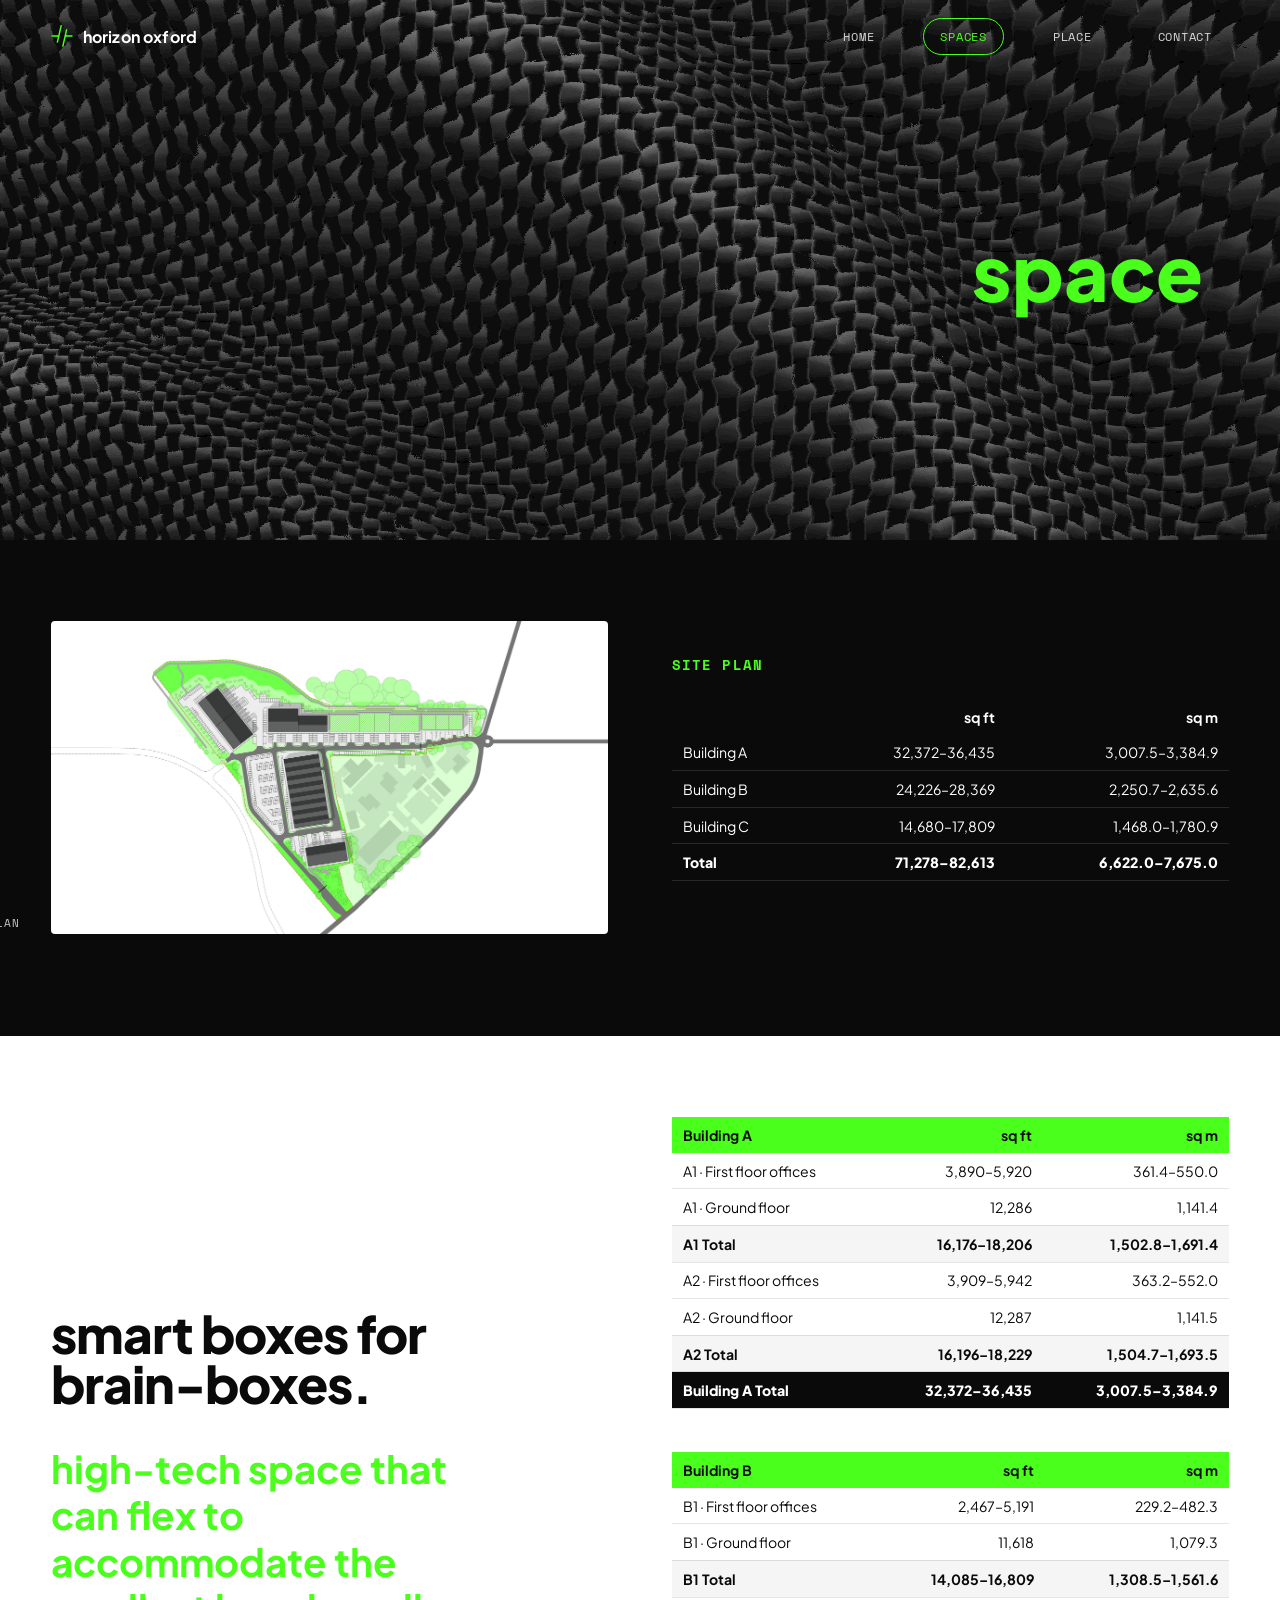
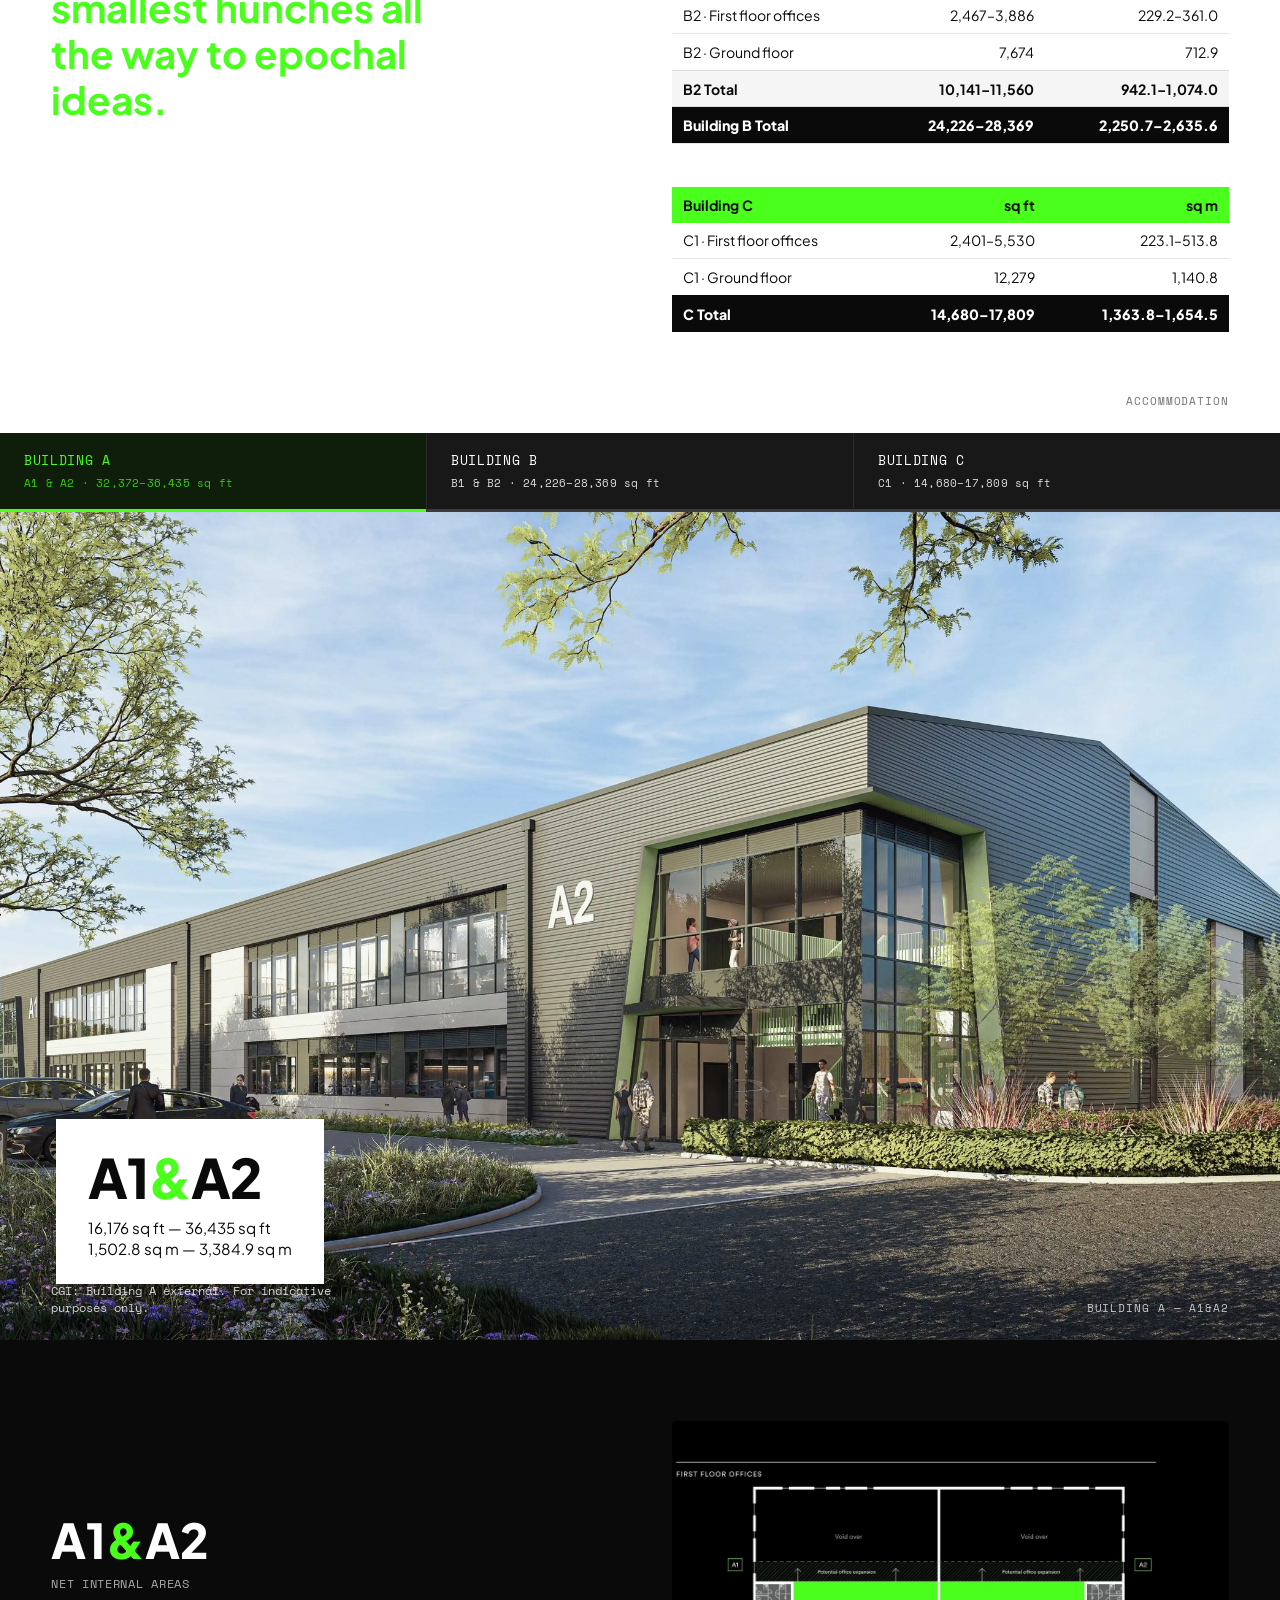
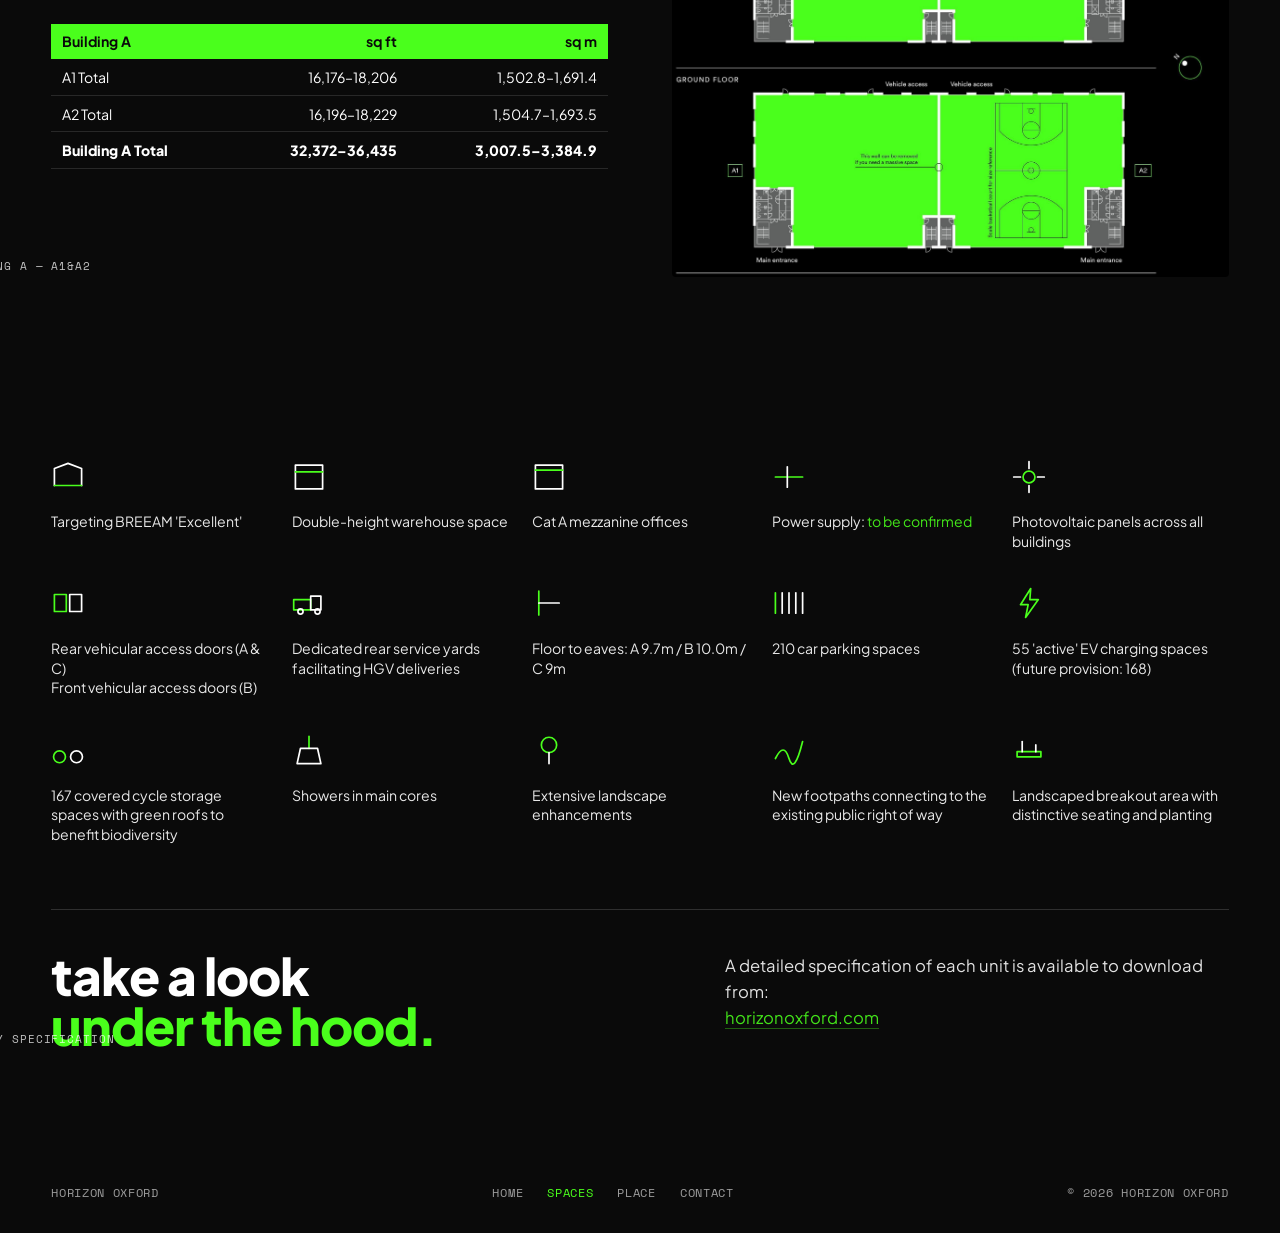
<file: spaces.html>
<!DOCTYPE html>
<html lang="en">
<head>
<meta charset="UTF-8">
<meta name="viewport" content="width=device-width, initial-scale=1.0">
<title>Spaces — Horizon Oxford</title>
<meta name="description" content="Site plan, accommodation schedules, and Buildings A, B and C at Horizon Oxford — mid-tech / industrial units from 10,141 to 82,613 sq ft.">
<link rel="icon" href="data:image/svg+xml,<svg xmlns=%22http://www.w3.org/2000/svg%22 viewBox=%220 0 100 100%22><rect width=%22100%22 height=%22100%22 fill=%22%230a0a0a%22/><path fill=%22%234AFF1C%22 d=%22M 98.317 50.564 L 98.301 50.625 C 97.957 52.116 96.634 53.173 95.100 53.173 L 69.734 53.173 C 68.205 53.173 66.876 54.232 66.532 55.722 L 57.039 97.169 C 56.694 98.660 55.371 99.718 53.837 99.718 L 53.760 99.718 C 51.652 99.718 50.090 97.756 50.560 95.702 L 67.688 21.042 C 68.031 19.552 69.355 18.494 70.888 18.494 C 72.992 18.494 74.556 20.448 74.088 22.502 L 69.544 42.533 C 69.078 44.587 70.642 46.540 72.745 46.540 L 95.112 46.540 C 97.221 46.540 98.783 48.501 98.313 50.555 Z M 42.904 2.548 L 33.409 43.996 C 33.069 45.487 31.741 46.544 30.209 46.544 L 4.841 46.544 C 3.312 46.544 1.984 47.602 1.641 49.093 L 1.626 49.155 C 1.154 51.209 2.718 53.170 4.826 53.170 L 27.193 53.170 C 29.297 53.170 30.861 55.124 30.393 57.178 L 25.850 77.208 C 25.383 79.262 26.947 81.216 29.050 81.216 C 30.579 81.216 31.907 80.158 32.251 78.668 L 49.382 4.015 C 49.854 1.962 48.290 0.000 46.181 0.000 L 46.104 0.000 C 44.575 0.000 43.247 1.057 42.904 2.548 Z%22/></svg>">
<link rel="preconnect" href="https://fonts.googleapis.com">
<link rel="preconnect" href="https://fonts.gstatic.com" crossorigin>
<link href="https://fonts.googleapis.com/css2?family=Plus+Jakarta+Sans:ital,wght@0,300;0,400;0,500;0,600;0,700;0,800;1,400&family=Space+Mono:wght@400;700&display=swap" rel="stylesheet">
<link rel="stylesheet" href="css/styles.css">
<noscript><style>
  .spec-grid .spec-item, .occupiers-grid > figure, .kinetic-words .kw { opacity: 1 !important; transform: none !important; }
  .building-slide[hidden] { display: block !important; }
  .buildings-tabs { display: none !important; }
</style></noscript>
</head>
<body>
<div class="scroll-progress" id="scrollProgress"></div>

<!-- ================= NAV ================= -->
<header class="site-nav" id="siteNav">
  <div class="nav-inner">
    <a href="index.html" class="nav-logo" aria-label="Horizon Oxford home">
      <svg class="mark" viewBox="0 0 100 100" aria-hidden="true">
        <path fill="currentColor" d="M 98.317 50.564 L 98.301 50.625 C 97.957 52.116 96.634 53.173 95.100 53.173 L 69.734 53.173 C 68.205 53.173 66.876 54.232 66.532 55.722 L 57.039 97.169 C 56.694 98.660 55.371 99.718 53.837 99.718 L 53.760 99.718 C 51.652 99.718 50.090 97.756 50.560 95.702 L 67.688 21.042 C 68.031 19.552 69.355 18.494 70.888 18.494 C 72.992 18.494 74.556 20.448 74.088 22.502 L 69.544 42.533 C 69.078 44.587 70.642 46.540 72.745 46.540 L 95.112 46.540 C 97.221 46.540 98.783 48.501 98.313 50.555 Z"/>
        <path fill="currentColor" d="M 42.904 2.548 L 33.409 43.996 C 33.069 45.487 31.741 46.544 30.209 46.544 L 4.841 46.544 C 3.312 46.544 1.984 47.602 1.641 49.093 L 1.626 49.155 C 1.154 51.209 2.718 53.170 4.826 53.170 L 27.193 53.170 C 29.297 53.170 30.861 55.124 30.393 57.178 L 25.850 77.208 C 25.383 79.262 26.947 81.216 29.050 81.216 C 30.579 81.216 31.907 80.158 32.251 78.668 L 49.382 4.015 C 49.854 1.962 48.290 0.000 46.181 0.000 L 46.104 0.000 C 44.575 0.000 43.247 1.057 42.904 2.548 Z"/>
      </svg>
      <span class="wordmark">horizon <strong>oxford</strong></span>
    </a>
    <nav class="nav-links" id="navLinks">
      <a href="index.html">Home</a>
      <a href="spaces.html" aria-current="page">Spaces</a>
      <a href="place.html">Place</a>
      <a href="contact.html" class="magnetic">Contact</a>
    </nav>
    <button class="nav-toggle" id="navToggle" aria-label="Toggle menu" aria-expanded="false">
      <span></span><span></span><span></span>
    </button>
  </div>
</header>

<main id="top">

<!-- ================= SPACE DIVIDER ================= -->
<section class="section divider">
  <svg width="0" height="0" aria-hidden="true" focusable="false">
    <filter id="flag-ripple" x="-20%" y="-20%" width="140%" height="140%">
      <feTurbulence type="turbulence" numOctaves="2" seed="4" result="turb">
        <animate attributeName="baseFrequency" dur="9s" values="0.008 0.018;0.013 0.026;0.008 0.018" repeatCount="indefinite"/>
      </feTurbulence>
      <feDisplacementMap in="SourceGraphic" in2="turb" scale="16" xChannelSelector="R" yChannelSelector="G"/>
    </filter>
  </svg>
  <div class="divider-bg" style="background-image:url('assets/images/divider-space.jpg')"></div>
  <span class="divider-word">space</span>
</section>

<!-- ================= SITE PLAN ================= -->
<section class="section black-panel spotlight-zone" id="site-plan">
  <div class="wrap two-col">
    <div class="col-media">
      <img src="assets/images/site-plan.jpg" alt="Site plan of Horizon Oxford showing Buildings A, B and C, car parking, Polar Technology and access roads">
    </div>
    <div class="col-copy">
      <h2 class="label-heading">Site Plan</h2>
      <table class="data-table">
        <thead><tr><th></th><th>sq ft</th><th>sq m</th></tr></thead>
        <tbody>
          <tr><td>Building A</td><td>32,372–36,435</td><td>3,007.5–3,384.9</td></tr>
          <tr><td>Building B</td><td>24,226–28,369</td><td>2,250.7–2,635.6</td></tr>
          <tr><td>Building C</td><td>14,680–17,809</td><td>1,468.0–1,780.9</td></tr>
          <tr class="total"><td>Total</td><td><span class="count-up" data-value="71278">71,278</span>–<span class="count-up" data-value="82613">82,613</span></td><td>6,622.0–7,675.0</td></tr>
        </tbody>
      </table>
    </div>
  </div>
  <span class="page-tag">Site Plan</span>
</section>

<!-- ================= ACCOMMODATION ================= -->
<section class="section white-panel" id="accommodation">
  <div class="wrap two-col reverse">
    <div class="col-copy">
      <h2 class="display sm">smart boxes for <br>brain-boxes.</h2>
      <p class="display-copy">high-tech space that can flex to accommodate the smallest hunches all the way to epochal ideas.</p>
    </div>
    <div class="col-media">
      <div class="accom-block">
        <table class="data-table light">
          <thead class="green-row"><tr><th>Building A</th><th>sq ft</th><th>sq m</th></tr></thead>
          <tbody>
            <tr><td>A1 · First floor offices</td><td>3,890–5,920</td><td>361.4–550.0</td></tr>
            <tr><td>A1 · Ground floor</td><td>12,286</td><td>1,141.4</td></tr>
            <tr class="subtotal"><td>A1 Total</td><td>16,176–18,206</td><td>1,502.8–1,691.4</td></tr>
            <tr><td>A2 · First floor offices</td><td>3,909–5,942</td><td>363.2–552.0</td></tr>
            <tr><td>A2 · Ground floor</td><td>12,287</td><td>1,141.5</td></tr>
            <tr class="subtotal"><td>A2 Total</td><td>16,196–18,229</td><td>1,504.7–1,693.5</td></tr>
            <tr class="total"><td>Building A Total</td><td>32,372–36,435</td><td>3,007.5–3,384.9</td></tr>
          </tbody>
        </table>
        <table class="data-table light">
          <thead class="green-row"><tr><th>Building B</th><th>sq ft</th><th>sq m</th></tr></thead>
          <tbody>
            <tr><td>B1 · First floor offices</td><td>2,467–5,191</td><td>229.2–482.3</td></tr>
            <tr><td>B1 · Ground floor</td><td>11,618</td><td>1,079.3</td></tr>
            <tr class="subtotal"><td>B1 Total</td><td>14,085–16,809</td><td>1,308.5–1,561.6</td></tr>
            <tr><td>B2 · First floor offices</td><td>2,467–3,886</td><td>229.2–361.0</td></tr>
            <tr><td>B2 · Ground floor</td><td>7,674</td><td>712.9</td></tr>
            <tr class="subtotal"><td>B2 Total</td><td>10,141–11,560</td><td>942.1–1,074.0</td></tr>
            <tr class="total"><td>Building B Total</td><td>24,226–28,369</td><td>2,250.7–2,635.6</td></tr>
          </tbody>
        </table>
        <table class="data-table light">
          <thead class="green-row"><tr><th>Building C</th><th>sq ft</th><th>sq m</th></tr></thead>
          <tbody>
            <tr><td>C1 · First floor offices</td><td>2,401–5,530</td><td>223.1–513.8</td></tr>
            <tr><td>C1 · Ground floor</td><td>12,279</td><td>1,140.8</td></tr>
            <tr class="total"><td>C Total</td><td>14,680–17,809</td><td>1,363.8–1,654.5</td></tr>
          </tbody>
        </table>
      </div>
    </div>
  </div>
  <span class="page-tag dark">Accommodation</span>
</section>

<!-- ================= BUILDINGS ================= -->
<nav class="buildings-tabs" role="tablist" aria-label="Select building" id="buildingsTabs">
  <button type="button" class="buildings-tab is-active" role="tab" id="tab-a" aria-controls="building-a" aria-selected="true" data-building="a">
    Building A<span>A1 &amp; A2 · 32,372–36,435 sq ft</span>
  </button>
  <button type="button" class="buildings-tab" role="tab" id="tab-b" aria-controls="building-b" aria-selected="false" tabindex="-1" data-building="b">
    Building B<span>B1 &amp; B2 · 24,226–28,369 sq ft</span>
  </button>
  <button type="button" class="buildings-tab" role="tab" id="tab-c" aria-controls="building-c" aria-selected="false" tabindex="-1" data-building="c">
    Building C<span>C1 · 14,680–17,809 sq ft</span>
  </button>
</nav>
<div id="buildings" class="buildings-slider">

<!-- Building A -->
<div class="building-slide is-active" id="building-a" role="tabpanel" aria-labelledby="tab-a" data-building="a">
<section class="section hero-photo" style="background-image:url('assets/images/hero-building-a.jpg')">
  <div class="building-badge">
    <h2>A1<span class="accent">&amp;</span>A2</h2>
    <p>16,176 sq ft — 36,435 sq ft<br>1,502.8 sq m — 3,384.9 sq m</p>
  </div>
  <p class="caption">CGI: Building A external. For indicative purposes only.</p>
  <span class="page-tag">Building A — A1&amp;A2</span>
</section>
<section class="section black-panel floorplan-panel spotlight-zone">
  <div class="wrap two-col">
    <div class="col-copy">
      <div class="fp-badge">
        <h3>A1<span class="accent">&amp;</span>A2</h3>
        <p class="small-label">Net internal areas</p>
      </div>
      <table class="data-table">
        <thead class="green-row"><tr><th>Building A</th><th>sq ft</th><th>sq m</th></tr></thead>
        <tbody>
          <tr><td>A1 Total</td><td>16,176–18,206</td><td>1,502.8–1,691.4</td></tr>
          <tr><td>A2 Total</td><td>16,196–18,229</td><td>1,504.7–1,693.5</td></tr>
          <tr class="total"><td>Building A Total</td><td>32,372–36,435</td><td>3,007.5–3,384.9</td></tr>
        </tbody>
      </table>
    </div>
    <div class="col-media">
      <img src="assets/images/floorplan-a.jpg" alt="Floor plans for Horizon Oxford Building A, first floor offices and ground floor">
    </div>
  </div>
  <span class="page-tag">Building A — A1&amp;A2</span>
</section>
</div>

<!-- Building B -->
<div class="building-slide" id="building-b" role="tabpanel" aria-labelledby="tab-b" data-building="b" hidden>
<section class="section hero-photo" style="background-image:url('assets/images/hero-building-b.jpg')">
  <div class="building-badge">
    <h2>B1<span class="accent">&amp;</span>B2</h2>
    <p>10,141 sq ft — 28,369 sq ft<br>942.1 sq m — 2,635.6 sq m</p>
  </div>
  <p class="caption">CGI: Building B external. For indicative purposes only.</p>
  <span class="page-tag">Building B — B1&amp;B2</span>
</section>
<section class="section black-panel floorplan-panel spotlight-zone">
  <div class="wrap two-col">
    <div class="col-copy">
      <div class="fp-badge">
        <h3>B1<span class="accent">&amp;</span>B2</h3>
        <p class="small-label">Net internal areas</p>
      </div>
      <table class="data-table">
        <thead class="green-row"><tr><th>Building B</th><th>sq ft</th><th>sq m</th></tr></thead>
        <tbody>
          <tr><td>B1 Total</td><td>14,085–16,809</td><td>1,308.5–1,561.6</td></tr>
          <tr><td>B2 Total</td><td>10,141–11,560</td><td>942.1–1,074.0</td></tr>
          <tr class="total"><td>Building B Total</td><td>24,226–28,369</td><td>2,250.7–2,635.6</td></tr>
        </tbody>
      </table>
    </div>
    <div class="col-media">
      <img src="assets/images/floorplan-b.jpg" alt="Floor plans for Horizon Oxford Building B, first floor offices and ground floor">
    </div>
  </div>
  <span class="page-tag">Building B — B1&amp;B2</span>
</section>
</div>

<!-- Building C -->
<div class="building-slide" id="building-c" role="tabpanel" aria-labelledby="tab-c" data-building="c" hidden>
<section class="section hero-photo" style="background-image:url('assets/images/hero-building-c.jpg')">
  <div class="building-badge">
    <h2>C1</h2>
    <p>14,680 sq ft — 17,809 sq ft<br>1,363.8 sq m — 1,654.5 sq m</p>
  </div>
  <p class="caption">CGI: Building C external. For indicative purposes only.</p>
  <span class="page-tag">Building C</span>
</section>
<section class="section black-panel floorplan-panel spotlight-zone">
  <div class="wrap two-col">
    <div class="col-copy">
      <div class="fp-badge">
        <h3>C1</h3>
        <p class="small-label">Net internal areas</p>
      </div>
      <table class="data-table">
        <thead class="green-row"><tr><th>Building C</th><th>sq ft</th><th>sq m</th></tr></thead>
        <tbody>
          <tr><td>C1 · First floor offices</td><td>2,401–5,530</td><td>223.1–513.8</td></tr>
          <tr><td>C1 · Ground floor</td><td>12,279</td><td>1,140.8</td></tr>
          <tr class="total"><td>C Total</td><td>14,680–17,809</td><td>1,363.8–1,654.5</td></tr>
        </tbody>
      </table>
    </div>
    <div class="col-media">
      <img src="assets/images/floorplan-c.jpg" alt="Floor plans for Horizon Oxford Building C, first floor offices and ground floor">
    </div>
  </div>
  <span class="page-tag">Building C — C1</span>
</section>
</div>

</div>

<!-- ================= SPECIFICATION ================= -->
<section class="section black-panel spec-panel spotlight-zone" id="specification">
  <div class="wrap">
    <div class="spec-grid">

      <div class="spec-item">
        <svg viewBox="0 0 40 40"><path d="M4 30 L4 10 L20 4 L36 10 L36 30" /><path d="M4 30 L36 30" class="accent-stroke"/></svg>
        <p>Targeting BREEAM 'Excellent'</p>
      </div>
      <div class="spec-item">
        <svg viewBox="0 0 40 40"><rect x="4" y="6" width="32" height="28"/><line x1="4" y1="14" x2="36" y2="14" class="accent-stroke"/></svg>
        <p>Double-height warehouse space</p>
      </div>
      <div class="spec-item">
        <svg viewBox="0 0 40 40"><rect x="4" y="6" width="32" height="28"/><line x1="4" y1="12" x2="36" y2="12" class="accent-stroke"/></svg>
        <p>Cat A mezzanine offices</p>
      </div>
      <div class="spec-item">
        <svg viewBox="0 0 40 40"><line x1="4" y1="20" x2="36" y2="20" class="accent-stroke"/><line x1="18" y1="8" x2="18" y2="32"/></svg>
        <p>Power supply: <em>to be confirmed</em></p>
      </div>
      <div class="spec-item">
        <svg viewBox="0 0 40 40"><circle cx="20" cy="20" r="7" class="accent-stroke"/><line x1="20" y1="2" x2="20" y2="10"/><line x1="20" y1="30" x2="20" y2="38"/><line x1="2" y1="20" x2="10" y2="20"/><line x1="30" y1="20" x2="38" y2="20"/></svg>
        <p>Photovoltaic panels across all buildings</p>
      </div>

      <div class="spec-item">
        <svg viewBox="0 0 40 40"><rect x="4" y="10" width="14" height="20" class="accent-stroke"/><rect x="22" y="10" width="14" height="20"/></svg>
        <p>Rear vehicular access doors (A &amp; C)<br>Front vehicular access doors (B)</p>
      </div>
      <div class="spec-item">
        <svg viewBox="0 0 40 40"><rect x="2" y="16" width="20" height="12" class="accent-stroke"/><rect x="22" y="12" width="12" height="16"/><circle cx="10" cy="30" r="3"/><circle cx="30" cy="30" r="3"/></svg>
        <p>Dedicated rear service yards facilitating HGV deliveries</p>
      </div>
      <div class="spec-item">
        <svg viewBox="0 0 40 40"><line x1="8" y1="6" x2="8" y2="34" class="accent-stroke"/><line x1="8" y1="20" x2="32" y2="20"/></svg>
        <p>Floor to eaves: A 9.7m / B 10.0m / C 9m</p>
      </div>
      <div class="spec-item">
        <svg viewBox="0 0 40 40"><line x1="4" y1="8" x2="4" y2="32" class="accent-stroke"/><line x1="12" y1="8" x2="12" y2="32"/><line x1="20" y1="8" x2="20" y2="32"/><line x1="28" y1="8" x2="28" y2="32"/><line x1="36" y1="8" x2="36" y2="32"/></svg>
        <p><span class="count-up" data-value="271">271</span> car parking spaces</p>
      </div>
      <div class="spec-item">
        <svg viewBox="0 0 40 40"><path d="M22 3 L10 22 L19 22 L16 37 L31 16 L21 16 Z" class="accent-stroke"/></svg>
        <p><span class="count-up" data-value="71">71</span> 'active' EV charging spaces (future provision: 168)</p>
      </div>

      <div class="spec-item">
        <svg viewBox="0 0 40 40"><circle cx="10" cy="28" r="7" class="accent-stroke"/><circle cx="30" cy="28" r="7"/></svg>
        <p><span class="count-up" data-value="216">216</span> covered cycle storage spaces with green roofs to benefit biodiversity</p>
      </div>
      <div class="spec-item">
        <svg viewBox="0 0 40 40"><path d="M20 4 L20 18" class="accent-stroke"/><path d="M10 18 L30 18 L34 36 L6 36 Z"/></svg>
        <p>Showers in main cores</p>
      </div>
      <div class="spec-item">
        <svg viewBox="0 0 40 40"><circle cx="20" cy="14" r="9" class="accent-stroke"/><line x1="20" y1="23" x2="20" y2="36"/></svg>
        <p>Extensive landscape enhancements</p>
      </div>
      <div class="spec-item">
        <svg viewBox="0 0 40 40"><path d="M4 30 Q 14 10 20 30 T 36 10" class="accent-stroke"/></svg>
        <p>New footpaths connecting to the existing public right of way</p>
      </div>
      <div class="spec-item">
        <svg viewBox="0 0 40 40"><rect x="6" y="22" width="28" height="6" class="accent-stroke"/><line x1="12" y1="22" x2="12" y2="10"/><line x1="28" y1="22" x2="28" y2="14"/></svg>
        <p>Landscaped breakout area with distinctive seating and planting</p>
      </div>

    </div>

    <div class="spec-foot">
      <h2 class="display sm">take a look<br><span class="accent">under the hood.</span></h2>
      <p class="body-copy">A detailed specification of each unit is available to download from:<br><a href="https://horizonoxford.com" class="text-link">horizonoxford.com</a></p>
    </div>
  </div>
  <span class="page-tag">Summary Specification</span>
</section>

</main>

<footer class="mini-footer">
  <div class="wrap mini-footer-inner">
    <span>Horizon Oxford</span>
    <nav class="mini-footer-links">
      <a href="index.html">Home</a>
      <a href="spaces.html" aria-current="page">Spaces</a>
      <a href="place.html">Place</a>
      <a href="contact.html">Contact</a>
    </nav>
    <span>© 2026 Horizon Oxford</span>
  </div>
</footer>

<script src="js/main.js"></script>
<script src="js/effects.js"></script>
</body>
</html>
</file>
<file: css/styles.css>
/* ============================================================
   Horizon Oxford — Design tokens
   ============================================================ */
:root {
  --black: #0a0a0a;
  --near-black: #111110;
  --green: #4AFF1C;
  --green-dim: #3ad60f;
  --grey-warm: #dcdbd3;
  --grey-warm-2: #cfcec4;
  --grey-dark: #434141;
  --cream: #e3dbcc;
  --white: #ffffff;
  --off-white: #f7f6f2;

  --font-display: "Plus Jakarta Sans", "Helvetica Neue", Arial, sans-serif;
  --font-mono: "Space Mono", ui-monospace, monospace;

  --wrap-max: 1360px;
  --section-pad: clamp(1.5rem, 4vw, 4rem);
}

* { box-sizing: border-box; }
html { scroll-behavior: smooth; }

body {
  margin: 0;
  font-family: var(--font-display);
  background: var(--white);
  color: var(--black);
  -webkit-font-smoothing: antialiased;
  overflow-x: hidden;
}

img { max-width: 100%; display: block; }

.sr-only {
  position: absolute; width: 1px; height: 1px;
  padding: 0; margin: -1px; overflow: hidden;
  clip: rect(0,0,0,0); white-space: nowrap; border: 0;
}

.wrap {
  max-width: var(--wrap-max);
  margin: 0 auto;
  padding: 0 var(--section-pad);
}

a { color: inherit; text-decoration: none; }

/* ============================================================
   Nav
   ============================================================ */
.site-nav {
  position: fixed;
  top: 0; left: 0; right: 0;
  z-index: 100;
  padding: 1.1rem 0;
  transition: background .3s ease, padding .3s ease, box-shadow .3s ease;
}
.site-nav.scrolled {
  background: rgba(10,10,10,0.88);
  backdrop-filter: blur(10px);
  padding: 0.7rem 0;
  box-shadow: 0 1px 0 rgba(255,255,255,0.06);
}
.nav-inner {
  max-width: var(--wrap-max);
  margin: 0 auto;
  padding: 0 var(--section-pad);
  display: flex;
  align-items: center;
  justify-content: space-between;
}
.nav-logo {
  display: flex;
  align-items: center;
  gap: 0.6rem;
  color: var(--white);
  font-weight: 700;
  letter-spacing: 0.01em;
}
.nav-logo .mark { width: 22px; height: 22px; color: var(--green); }
.nav-logo .wordmark { font-size: 1rem; text-transform: lowercase; }
.nav-links {
  display: flex;
  align-items: center;
  gap: 2rem;
  font-family: var(--font-mono);
  font-size: 0.78rem;
  letter-spacing: 0.06em;
  text-transform: uppercase;
}
.nav-links a {
  color: rgba(255,255,255,0.82);
  padding: 0.5rem 1rem;
  border: 1px solid transparent;
  border-radius: 999px;
  transition: color .2s, border-color .2s, background .2s;
}
.nav-links a:hover { color: var(--green); border-color: rgba(74,255,28,0.4); }
.nav-links a[aria-current="page"] { color: var(--green); border-color: var(--green); }
.nav-links a[aria-current="page"]:hover { background: var(--green); color: var(--black); }
.nav-toggle {
  display: none;
  flex-direction: column;
  gap: 5px;
  background: none;
  border: 0;
  padding: 8px;
  cursor: pointer;
}
.nav-toggle span { width: 22px; height: 2px; background: var(--white); display: block; }

/* ============================================================
   Section base
   ============================================================ */
.section {
  position: relative;
  width: 100%;
}
.page-tag {
  position: absolute;
  right: var(--section-pad);
  bottom: 1.5rem;
  font-family: var(--font-mono);
  font-size: 0.7rem;
  letter-spacing: 0.08em;
  text-transform: uppercase;
  color: rgba(255,255,255,0.75);
  z-index: 3;
}
.page-tag.dark { color: rgba(0,0,0,0.55); }

.display {
  font-family: var(--font-display);
  font-weight: 800;
  line-height: 0.98;
  letter-spacing: -0.02em;
  margin: 0;
  font-size: clamp(2.6rem, 7vw, 6.2rem);
}
.display.md { font-size: clamp(2.2rem, 5.4vw, 4.4rem); }
.display.sm { font-size: clamp(1.9rem, 4vw, 3.2rem); }
.accent { color: var(--green); }

.label-heading {
  font-family: var(--font-mono);
  text-transform: uppercase;
  letter-spacing: 0.08em;
  font-size: 0.85rem;
  color: var(--green);
  margin: 0 0 1.5rem;
}
.small-label {
  font-family: var(--font-mono);
  text-transform: uppercase;
  letter-spacing: 0.06em;
  font-size: 0.72rem;
  opacity: 0.65;
  margin: 0 0 0.9rem;
}
.body-copy {
  font-size: clamp(1rem, 1.3vw, 1.15rem);
  line-height: 1.55;
  max-width: 42ch;
  margin: 0 0 1.2rem;
  opacity: 0.88;
}
.lede { font-size: clamp(1rem, 1.4vw, 1.25rem); line-height: 1.5; max-width: 34ch; margin: 0 0 1rem; }
.text-link { color: var(--green); border-bottom: 1px solid rgba(74,255,28,0.4); }
.text-link:hover { border-color: var(--green); }
.fine-print { font-size: 0.75rem; opacity: 0.5; margin-top: 1.5rem; }

/* ============================================================
   Cover
   ============================================================ */
.cover {
  position: relative;
  background: var(--black);
  color: var(--white);
  min-height: 100vh;
  display: flex;
  flex-direction: column;
  justify-content: space-between;
  padding: clamp(5rem, 10vh, 8rem) var(--section-pad) 2.5rem;
  overflow: hidden;
}
.cover .cover-video {
  position: absolute;
  inset: 0;
  width: 100%;
  height: 100%;
  object-fit: cover;
  opacity: 0.55;
}
.cover .cover-scrim {
  position: absolute;
  inset: 0;
  background:
    linear-gradient(180deg, rgba(10,10,10,0.75) 0%, rgba(10,10,10,0.35) 30%, rgba(10,10,10,0.55) 70%, rgba(10,10,10,0.9) 100%);
}
.cover-top, .cover-mark, .cover-bottom { position: relative; z-index: 1; }
@media (prefers-reduced-motion: reduce) {
  .cover-video { display: none; }
}
.cover-top {
  display: flex;
  justify-content: space-between;
  font-size: clamp(1.6rem, 3.6vw, 2.6rem);
  font-weight: 700;
  text-transform: lowercase;
  letter-spacing: -0.01em;
}
.cover-mark {
  flex: 1;
  display: flex;
  align-items: center;
  justify-content: center;
  min-height: 30vh;
  animation: cover-mark-out 0.9s ease 2s forwards;
}
.cover-mark svg { width: clamp(120px, 16vw, 220px); height: auto; overflow: visible; }

/* Logo reveal animation: each tick draws up from its base, left then
   right, then the wordmark/meta fade in, then the whole mark dissolves
   away so the video underneath comes through — matches the brand's video sting. */
.mark-tick {
  transform-box: fill-box;
  transform-origin: 50% 100%;
  transform: scaleY(0);
  animation: mark-tick-in 0.55s cubic-bezier(.2,.8,.2,1) forwards;
}
.mark-tick-l { animation-delay: 0.1s; }
.mark-tick-r { animation-delay: 0.35s; }
@keyframes mark-tick-in { to { transform: scaleY(1); } }
@keyframes cover-mark-out { to { opacity: 0; } }

.reveal-fade {
  opacity: 0;
  animation: reveal-fade-in 0.7s ease-out 1.05s forwards;
}
@keyframes reveal-fade-in { to { opacity: 1; } }

@media (prefers-reduced-motion: reduce) {
  .mark-tick, .reveal-fade { animation: none; transform: none; opacity: 1; }
  .cover-mark { animation: none; opacity: 1; }
}

.cover-bottom {
  display: flex;
  align-items: flex-end;
  justify-content: space-between;
  flex-wrap: wrap;
  gap: 1.5rem;
}
.cover-meta { display: flex; flex-direction: column; gap: 0.4rem; }
.cover-meta .tag {
  font-family: var(--font-mono);
  font-size: 0.8rem;
  letter-spacing: 0.05em;
  text-transform: uppercase;
  opacity: 0.85;
}
.badge-landid {
  width: 64px; height: 64px;
  border-radius: 50%;
  background: var(--white);
  color: var(--black);
  display: flex; align-items: center; justify-content: center;
  font-weight: 700; font-size: 0.85rem;
  flex-shrink: 0;
}
.scroll-cue {
  position: absolute;
  bottom: 1.2rem; left: 50%;
  transform: translateX(-50%);
  width: 1px; height: 40px;
  background: rgba(255,255,255,0.3);
}
.scroll-cue span {
  position: absolute; top: 0; left: -3px;
  width: 7px; height: 7px; border-radius: 50%;
  background: var(--green);
  animation: cue 1.8s ease-in-out infinite;
}
@keyframes cue { 0%{top:0;opacity:1} 90%{top:36px;opacity:0} 100%{top:36px;opacity:0} }

/* ============================================================
   Intro
   ============================================================ */
.intro { background: var(--white); padding: clamp(4rem, 10vh, 7rem) 0; }
.intro .display { margin-bottom: 2.5rem; }
.intro-foot {
  display: flex;
  justify-content: space-between;
  align-items: flex-end;
  flex-wrap: wrap;
  gap: 2rem;
  border-top: 1px solid rgba(0,0,0,0.1);
  padding-top: 1.5rem;
}
.stat-line { font-size: 1rem; line-height: 1.5; text-align: right; margin: 0; }

/* ============================================================
   Full-bleed hero photo sections
   ============================================================ */
.hero-photo {
  min-height: 92vh;
  background-size: cover;
  background-position: center;
  display: flex;
  align-items: flex-end;
  color: var(--white);
}
.hero-photo .caption {
  position: absolute;
  left: var(--section-pad);
  bottom: 1.5rem;
  font-size: 0.72rem;
  font-family: var(--font-mono);
  opacity: 0.8;
  max-width: 40ch;
  margin: 0;
}
.building-badge {
  background: var(--white);
  color: var(--black);
  margin: clamp(1.5rem, 5vw, 3.5rem);
  padding: 1.5rem 2rem;
  max-width: 420px;
}
.building-badge h2 {
  font-family: var(--font-display);
  font-weight: 800;
  font-size: clamp(2.2rem, 4.4vw, 3.4rem);
  margin: 0 0 0.4rem;
  letter-spacing: -0.02em;
}
.building-badge p { margin: 0; font-size: 0.95rem; line-height: 1.4; }

/* ============================================================
   Buildings slider (A / B / C tabs)
   ============================================================ */
.buildings-tabs {
  position: sticky;
  top: 56px;
  z-index: 20;
  display: flex;
  background: var(--black);
}
.buildings-tab {
  flex: 1;
  display: flex;
  flex-direction: column;
  gap: 0.3rem;
  padding: 1.1rem 1.5rem;
  background: rgba(255,255,255,0.06);
  border: 0;
  border-left: 1px solid rgba(255,255,255,0.08);
  border-bottom: 3px solid rgba(255,255,255,0.15);
  color: var(--white);
  font-family: var(--font-mono);
  text-transform: uppercase;
  letter-spacing: 0.05em;
  font-size: 0.82rem;
  text-align: left;
  cursor: pointer;
  transition: color .2s, border-color .2s, background .2s;
}
.buildings-tab:first-child { border-left: 0; }
.buildings-tab span {
  font-size: 0.66rem;
  letter-spacing: 0.02em;
  text-transform: none;
  opacity: 0.85;
}
.buildings-tab:hover { background: rgba(255,255,255,0.1); }
.buildings-tab.is-active { color: var(--green); border-bottom-color: var(--green); background: rgba(74,255,28,0.08); }
.buildings-tab.is-active span { opacity: 0.75; }

.building-slide[hidden] { display: none; }
.building-slide.is-active { animation: building-slide-in 0.45s ease; }
@keyframes building-slide-in {
  from { opacity: 0; transform: translateY(12px); }
  to { opacity: 1; transform: translateY(0); }
}
@media (prefers-reduced-motion: reduce) {
  .building-slide.is-active { animation: none; }
}
@media (max-width: 720px) {
  .buildings-tabs { flex-direction: column; }
  .buildings-tab span { display: none; }
}

.location-map-section { align-items: flex-start; }
.map-badges {
  margin: clamp(1.5rem, 5vw, 3.5rem);
  display: flex;
  flex-direction: column;
  gap: 2px;
  margin-top: auto;
  margin-bottom: clamp(1.5rem, 5vw, 3.5rem);
}
.badge-green, .badge-black {
  font-family: var(--font-mono);
  font-size: 0.85rem;
  padding: 0.6rem 1rem;
  width: fit-content;
}
.badge-green { background: var(--green); color: var(--black); }
.badge-black { background: var(--black); color: var(--white); }

.welcome-cta {
  position: absolute;
  left: var(--section-pad);
  bottom: 3.5rem;
  color: var(--white);
  line-height: 0.95;
}
.welcome-cta .top-word {
  display: block;
  font-family: var(--font-display);
  font-weight: 500;
  font-size: clamp(1.3rem, 2.6vw, 2rem);
}
.welcome-cta .bottom-word {
  display: block;
  font-family: var(--font-display);
  font-weight: 800;
  font-size: clamp(2rem, 4.4vw, 3.4rem);
  color: var(--green);
}

/* ============================================================
   Split panel (photo + copy)
   ============================================================ */
.split-panel {
  display: grid;
  grid-template-columns: 1.1fr 0.9fr;
  min-height: 90vh;
  background: var(--white);
}
.split-panel.reverse { grid-template-columns: 0.9fr 1.1fr; }
.split-panel.reverse .split-media { order: 2; }
.split-panel.reverse .split-copy { order: 1; }
.split-media { overflow: hidden; background: var(--grey-warm); }
.split-media img { width: 100%; height: 100%; object-fit: cover; }
.split-copy {
  display: flex;
  flex-direction: column;
  justify-content: center;
  padding: clamp(2rem, 5vw, 5rem);
}
.split-copy.dark-copy { background: var(--off-white); }
.split-copy .display { margin-bottom: 1.5rem; }

/* ============================================================
   Divider (space / place)
   ============================================================ */
.divider {
  position: relative;
  min-height: 60vh;
  display: flex;
  align-items: center;
  justify-content: flex-end;
  overflow: hidden;
}
.divider-bg {
  position: absolute;
  inset: -6% -4%;
  background-size: cover;
  background-position: center;
  filter: url(#flag-ripple);
}
.divider-word {
  position: relative;
  z-index: 1;
  font-family: var(--font-display);
  font-weight: 800;
  color: var(--green);
  font-size: clamp(2.5rem, 6vw, 5rem);
  margin: 0 clamp(1.5rem, 6vw, 5rem);
}
@media (prefers-reduced-motion: reduce) {
  .divider-bg { filter: none; }
}

/* ============================================================
   Black / white / grey panels + two-col layout
   ============================================================ */
.black-panel { background: var(--black); color: var(--white); padding: clamp(4rem, 9vh, 7rem) 0; }
.white-panel { background: var(--white); color: var(--black); padding: clamp(4rem, 9vh, 7rem) 0; }
.grey-panel { background: var(--grey-warm); color: var(--black); padding: clamp(4rem, 9vh, 7rem) 0; }

.two-col {
  display: grid;
  grid-template-columns: 1fr 1fr;
  gap: clamp(2rem, 5vw, 4.5rem);
  align-items: center;
}
.two-col.reverse .col-copy { order: 1; }
.two-col.reverse .col-media { order: 2; }
.col-media img { width: 100%; border-radius: 4px; }

/* ============================================================
   Data tables
   ============================================================ */
.data-table {
  width: 100%;
  border-collapse: collapse;
  font-size: 0.88rem;
  margin-bottom: 1.2rem;
}
.data-table th, .data-table td {
  text-align: left;
  padding: 0.55rem 0.7rem;
}
.data-table th:not(:first-child), .data-table td:not(:first-child) {
  text-align: right;
}
.data-table thead.green-row th {
  background: var(--green);
  color: var(--black);
  font-weight: 700;
}
.data-table tbody tr { border-bottom: 1px solid rgba(255,255,255,0.12); }
.data-table.light tbody tr { border-bottom: 1px solid rgba(0,0,0,0.1); }
.data-table tr.subtotal { background: rgba(255,255,255,0.06); font-weight: 700; }
.data-table.light tr.subtotal { background: rgba(0,0,0,0.04); }
.data-table tr.total { background: var(--black); color: var(--white); font-weight: 800; }
.data-table.light tr.total { background: var(--black); color: var(--white); }
.accom-block { display: flex; flex-direction: column; gap: 1.5rem; }
.fp-badge { margin-bottom: 2rem; }
.fp-badge h3 { font-family: var(--font-display); font-weight: 800; font-size: clamp(2rem,4vw,3rem); margin: 0 0 0.3rem; }

.display-copy {
  font-family: var(--font-display);
  font-weight: 700;
  font-size: clamp(1.6rem, 3vw, 2.4rem);
  color: var(--green);
  line-height: 1.2;
  max-width: 16ch;
}

/* ============================================================
   Specification icon grid
   ============================================================ */
.spec-grid {
  display: grid;
  grid-template-columns: repeat(5, 1fr);
  gap: 2.2rem 1.5rem;
  margin-bottom: 4rem;
}
.spec-item svg {
  width: 34px; height: 34px;
  stroke: var(--white);
  stroke-width: 2;
  fill: none;
  stroke-linecap: round;
  stroke-linejoin: round;
  margin-bottom: 0.9rem;
}
.spec-item svg .accent-stroke { stroke: var(--green); }
.spec-item p { font-size: 0.88rem; line-height: 1.4; margin: 0; opacity: 0.9; }
.spec-item em { color: var(--green); font-style: normal; }
.spec-foot { display: flex; justify-content: space-between; align-items: flex-end; flex-wrap: wrap; gap: 2rem; border-top: 1px solid rgba(255,255,255,0.15); padding-top: 2.5rem; }

/* ============================================================
   Occupiers grid
   ============================================================ */
.occupiers-panel { padding-bottom: 5rem; }
.occupiers-grid {
  display: grid;
  grid-template-columns: repeat(4, 1fr);
  gap: 2px;
}
.occupiers-grid figure { position: relative; margin: 0; aspect-ratio: 1/0.72; overflow: hidden; }
.occupiers-grid img { width: 100%; height: 100%; object-fit: cover; }
.occupiers-grid figcaption {
  position: absolute; width: 1px; height: 1px;
  padding: 0; margin: -1px; overflow: hidden;
  clip: rect(0,0,0,0); white-space: nowrap; border: 0;
}
.occupiers-headline { display: flex; align-items: center; justify-content: center; text-align: center; padding: 1rem; }
.occupiers-headline .display { line-height: 0.95; }

/* ============================================================
   Communications
   ============================================================ */
.comm-tables { display: grid; grid-template-columns: 1fr 1fr; gap: 2rem; margin-top: 1.5rem; }
.travel-list { list-style: none; margin: 0; padding: 0; font-size: 0.85rem; }
.travel-list li {
  display: flex; justify-content: space-between;
  padding: 0.5rem 0;
  border-bottom: 1px solid rgba(0,0,0,0.1);
}
.travel-list li span:last-child { font-weight: 700; }

/* ============================================================
   Amenities mosaic
   ============================================================ */
.amenities-mosaic {
  display: grid;
  grid-template-columns: 1.3fr 1fr 0.62fr 0.62fr 0.9fr;
  grid-template-rows: 1fr 1fr;
  height: clamp(320px, 34vw, 480px);
  gap: 4px;
}
.amenities-mosaic img { width: 100%; height: 100%; object-fit: cover; }
.am-1 { grid-row: 1 / 3; grid-column: 1; }
.am-2 { grid-column: 2; grid-row: 1; }
.am-3 { grid-column: 2; grid-row: 2; }
.am-4 { grid-column: 3; grid-row: 2; }
.am-5 { grid-row: 1 / 3; grid-column: 4 / 6; }
.amenity-wide { max-width: var(--wrap-max); margin: 2rem auto 0; padding: 0 var(--section-pad); }
.amenity-wide img { width: 100%; object-fit: cover; max-height: 60vh; }

/* ============================================================
   Contact / footer
   ============================================================ */
.contact-footer { background: var(--black); color: var(--white); padding: clamp(4rem, 10vh, 7rem) 0 2rem; }
.contact-top { display: flex; justify-content: space-between; align-items: center; margin-bottom: 4rem; }
.contact-top .mark.lg { width: 90px; height: 90px; }
.contact-grid { display: grid; grid-template-columns: repeat(3, 1fr); gap: 2.5rem; padding-bottom: 3rem; border-bottom: 1px solid rgba(255,255,255,0.15); margin-bottom: 2rem; }
.agent-card { margin-bottom: 1.5rem; font-size: 0.9rem; line-height: 1.6; }
.agent-firm { font-weight: 800; font-size: 1.05rem; margin: 0 0 0.4rem; }
.agent-name { font-weight: 700; margin: 0; }
.agent-card p { margin: 0.1rem 0; }
.agent-card a:hover { color: var(--green); }
.legal { font-size: 0.72rem; line-height: 1.6; opacity: 0.55; max-width: 90ch; }
.legal-ref { font-size: 0.72rem; opacity: 0.4; margin-top: 1rem; }
.footer-bottom {
  display: flex; justify-content: space-between;
  font-family: var(--font-mono); font-size: 0.7rem; letter-spacing: 0.06em;
  text-transform: uppercase; opacity: 0.5; margin-top: 3rem;
  flex-wrap: wrap; gap: 0.5rem;
}

/* ============================================================
   Scroll reveal
   ============================================================ */
.reveal { transform: translateY(18px); transition: transform .7s ease; }
.reveal.is-visible { transform: none; }

/* ============================================================
   Responsive
   ============================================================ */
@media (max-width: 900px) {
  .nav-links { display: none; }
  .nav-toggle { display: flex; }
  .site-nav.menu-open .nav-links {
    display: flex; flex-direction: column; align-items: flex-start; gap: 1.2rem;
    position: absolute; top: 100%; left: 0; right: 0;
    background: var(--black); padding: 1.5rem var(--section-pad) 2rem;
  }

  .split-panel, .split-panel.reverse { grid-template-columns: 1fr; min-height: 0; }
  .split-panel.reverse .split-media { order: 1; }
  .split-panel.reverse .split-copy { order: 2; }
  .split-media { min-height: 50vh; }

  .two-col, .two-col.reverse { grid-template-columns: 1fr; }
  .two-col.reverse .col-copy { order: 1; }
  .two-col.reverse .col-media { order: 2; }

  .spec-grid { grid-template-columns: repeat(2, 1fr); }
  .occupiers-grid { grid-template-columns: repeat(2, 1fr); }
  .comm-tables { grid-template-columns: 1fr; }
  .contact-grid { grid-template-columns: 1fr; }

  .amenities-mosaic {
    grid-template-columns: 1fr 1fr;
    grid-template-rows: auto;
    height: auto;
  }
  .am-1 { grid-column: 1 / 3; grid-row: auto; aspect-ratio: 16/9; }
  .am-2, .am-3, .am-4 { grid-column: span 1; grid-row: auto; aspect-ratio: 1/1; }
  .am-5 { grid-column: 1 / 3; grid-row: auto; aspect-ratio: 16/9; }

  .cover-top { flex-direction: column; gap: 0.3rem; }
  .intro-foot { flex-direction: column; align-items: flex-start; }
  .stat-line { text-align: left; }

  .hero-photo {
    min-height: 0;
    aspect-ratio: 4 / 5;
    background-size: contain;
    background-repeat: no-repeat;
    background-color: var(--black);
  }
  .location-map-section { aspect-ratio: 3 / 4; }
}

@media (max-width: 560px) {
  .spec-grid { grid-template-columns: 1fr 1fr; }
  .occupiers-grid { grid-template-columns: repeat(2, 1fr); }
  .badge-landid { width: 52px; height: 52px; font-size: 0.7rem; }
}

/* ============================================================
   Mini footer (Home / Spaces / Place pages)
   ============================================================ */
.mini-footer { background: var(--black); color: rgba(255,255,255,0.6); padding: 2rem 0; }
.mini-footer-inner {
  display: flex;
  align-items: center;
  justify-content: space-between;
  flex-wrap: wrap;
  gap: 1rem;
  font-family: var(--font-mono);
  font-size: 0.72rem;
  letter-spacing: 0.06em;
  text-transform: uppercase;
}
.mini-footer-links { display: flex; gap: 1.5rem; }
.mini-footer-links a { color: rgba(255,255,255,0.6); transition: color .2s; }
.mini-footer-links a:hover, .mini-footer-links a[aria-current="page"] { color: var(--green); }
@media (max-width: 560px) {
  .mini-footer-inner { flex-direction: column; align-items: flex-start; }
}

/* ============================================================
   Scroll progress bar
   ============================================================ */
.scroll-progress {
  position: fixed;
  top: 0; left: 0;
  width: 100%;
  height: 3px;
  background: var(--green);
  transform: scaleX(0);
  transform-origin: left;
  z-index: 300;
  will-change: transform;
}

/* ============================================================
   Magnetic hover
   ============================================================ */
.magnetic { transition: transform 0.25s cubic-bezier(.2,.8,.2,1); display: inline-flex; }

/* ============================================================
   Cursor spotlight (dark panels)
   ============================================================ */
.spotlight-zone { position: relative; isolation: isolate; }
.spotlight-zone::before {
  content: "";
  position: absolute;
  inset: 0;
  z-index: 0;
  opacity: 0;
  transition: opacity 0.4s ease;
  background: radial-gradient(480px circle at var(--sx, 50%) var(--sy, 50%), rgba(74,255,28,0.10), transparent 55%);
  pointer-events: none;
}
.spotlight-zone:hover::before { opacity: 1; }
.spotlight-zone > * { position: relative; z-index: 1; }
@media (pointer: coarse) {
  .spotlight-zone::before { display: none; }
}

/* ============================================================
   Staggered grid reveal
   ============================================================ */
.spec-grid .spec-item,
.occupiers-grid > figure {
  transform: translateY(18px);
  opacity: 0.001;
  transition: transform 0.6s cubic-bezier(.2,.8,.2,1), opacity 0.6s ease;
}
.spec-grid.is-visible .spec-item,
.occupiers-grid.is-visible > figure {
  transform: none;
  opacity: 1;
}
.spec-grid .spec-item:nth-child(1)  { transition-delay: 0.00s; }
.spec-grid .spec-item:nth-child(2)  { transition-delay: 0.04s; }
.spec-grid .spec-item:nth-child(3)  { transition-delay: 0.08s; }
.spec-grid .spec-item:nth-child(4)  { transition-delay: 0.12s; }
.spec-grid .spec-item:nth-child(5)  { transition-delay: 0.16s; }
.spec-grid .spec-item:nth-child(6)  { transition-delay: 0.04s; }
.spec-grid .spec-item:nth-child(7)  { transition-delay: 0.08s; }
.spec-grid .spec-item:nth-child(8)  { transition-delay: 0.12s; }
.spec-grid .spec-item:nth-child(9)  { transition-delay: 0.16s; }
.spec-grid .spec-item:nth-child(10) { transition-delay: 0.20s; }
.spec-grid .spec-item:nth-child(11) { transition-delay: 0.08s; }
.spec-grid .spec-item:nth-child(12) { transition-delay: 0.12s; }
.spec-grid .spec-item:nth-child(13) { transition-delay: 0.16s; }
.spec-grid .spec-item:nth-child(14) { transition-delay: 0.20s; }
.spec-grid .spec-item:nth-child(15) { transition-delay: 0.24s; }
.occupiers-grid > figure:nth-child(1) { transition-delay: 0.00s; }
.occupiers-grid > figure:nth-child(2) { transition-delay: 0.04s; }
.occupiers-grid > figure:nth-child(3) { transition-delay: 0.08s; }
.occupiers-grid > figure:nth-child(4) { transition-delay: 0.12s; }
.occupiers-grid > figure:nth-child(5) { transition-delay: 0.04s; }
.occupiers-grid > figure:nth-child(6) { transition-delay: 0.08s; }
.occupiers-grid > figure:nth-child(7) { transition-delay: 0.12s; }
.occupiers-grid > figure:nth-child(8) { transition-delay: 0.16s; }
.occupiers-grid > figure:nth-child(10) { transition-delay: 0.08s; }
.occupiers-grid > figure:nth-child(11) { transition-delay: 0.12s; }
.occupiers-grid > figure:nth-child(12) { transition-delay: 0.16s; }

/* ============================================================
   Kinetic word reveal (flagship headline)
   ============================================================ */
.kinetic-words .kw {
  display: inline-block;
  transform: translateY(0.5em);
  opacity: 0.001;
}
.kinetic-words.play .kw {
  animation: kw-in 0.7s cubic-bezier(.2,.8,.2,1) forwards;
  animation-delay: calc(var(--i) * 45ms);
}
@keyframes kw-in { to { transform: translateY(0); opacity: 1; } }

@media (prefers-reduced-motion: reduce) {
  .spec-grid .spec-item, .occupiers-grid > figure { transform: none; opacity: 1; transition: none; }
  .kinetic-words .kw { transform: none; opacity: 1; }
  .scroll-progress { display: none; }
}
@media (scripting: none) {
  .spec-grid .spec-item, .occupiers-grid > figure { transform: none; opacity: 1; }
  .kinetic-words .kw { transform: none; opacity: 1; }
}
</file>
